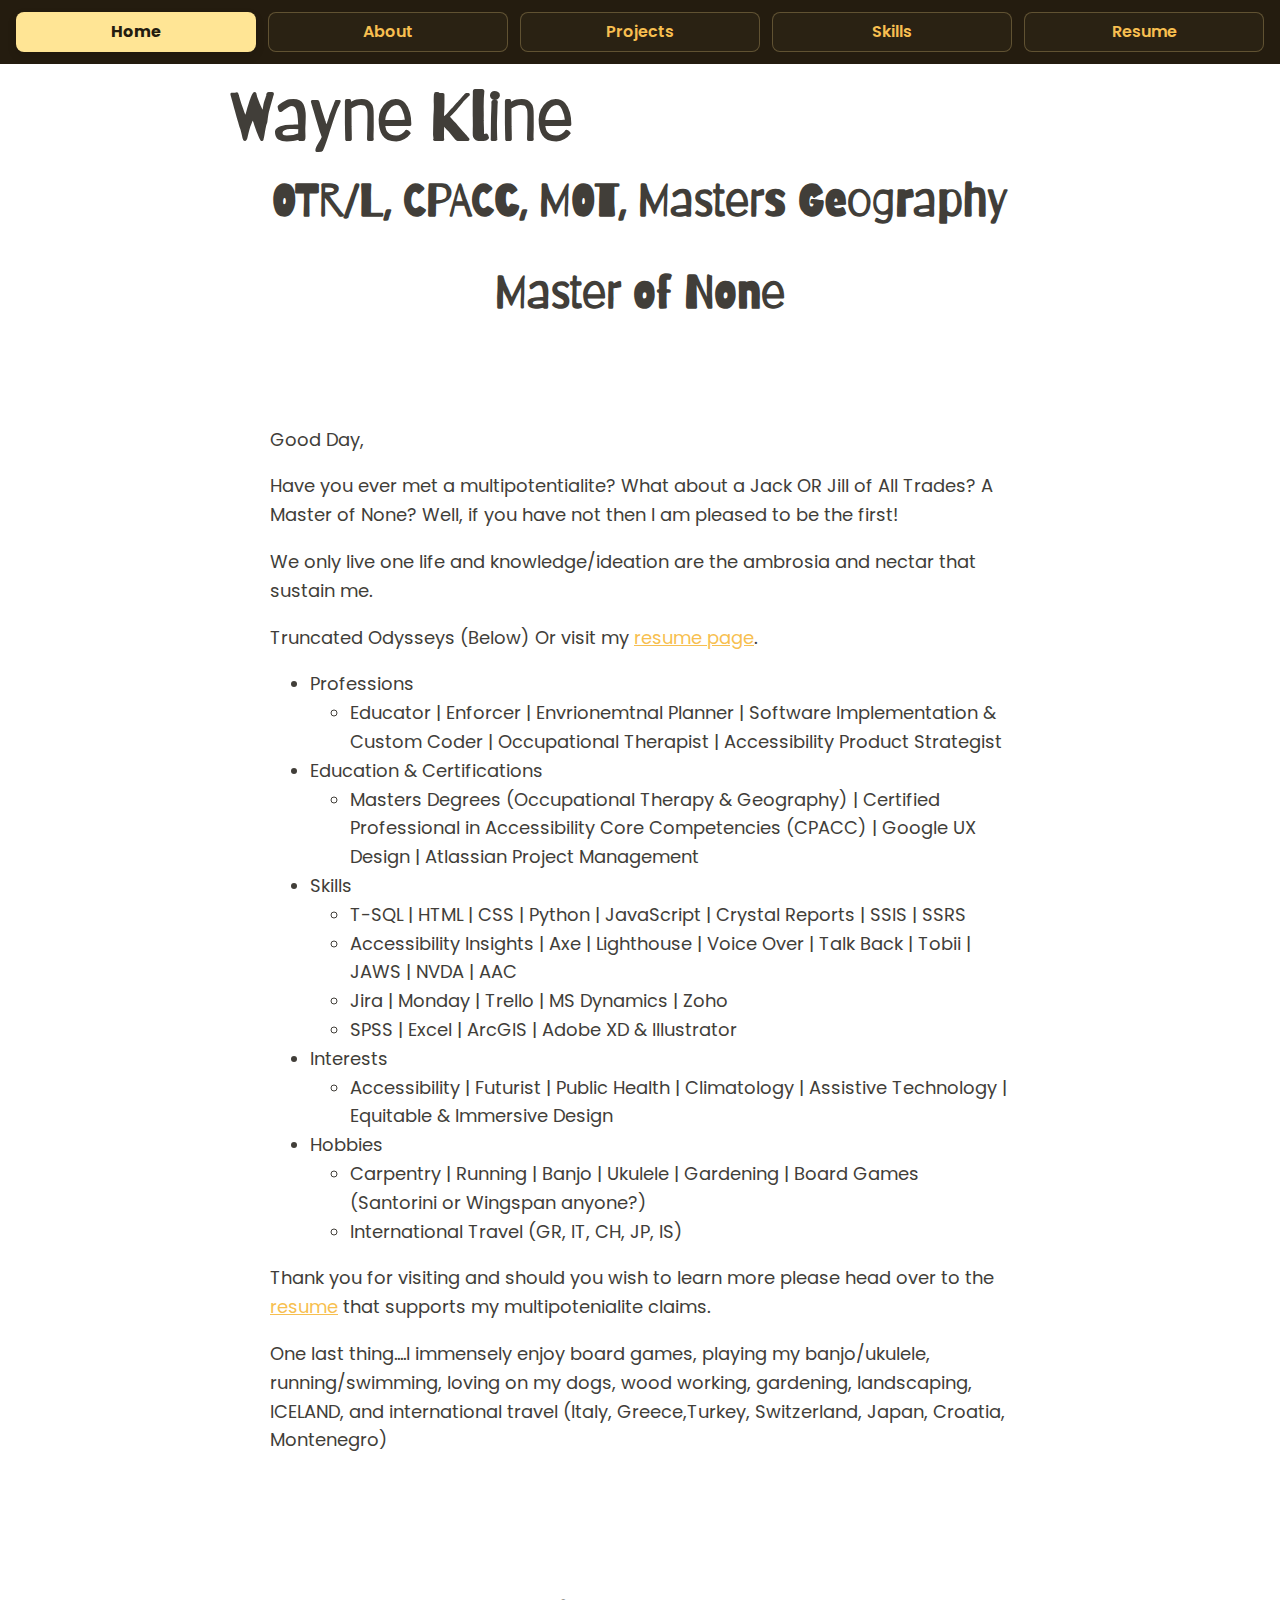
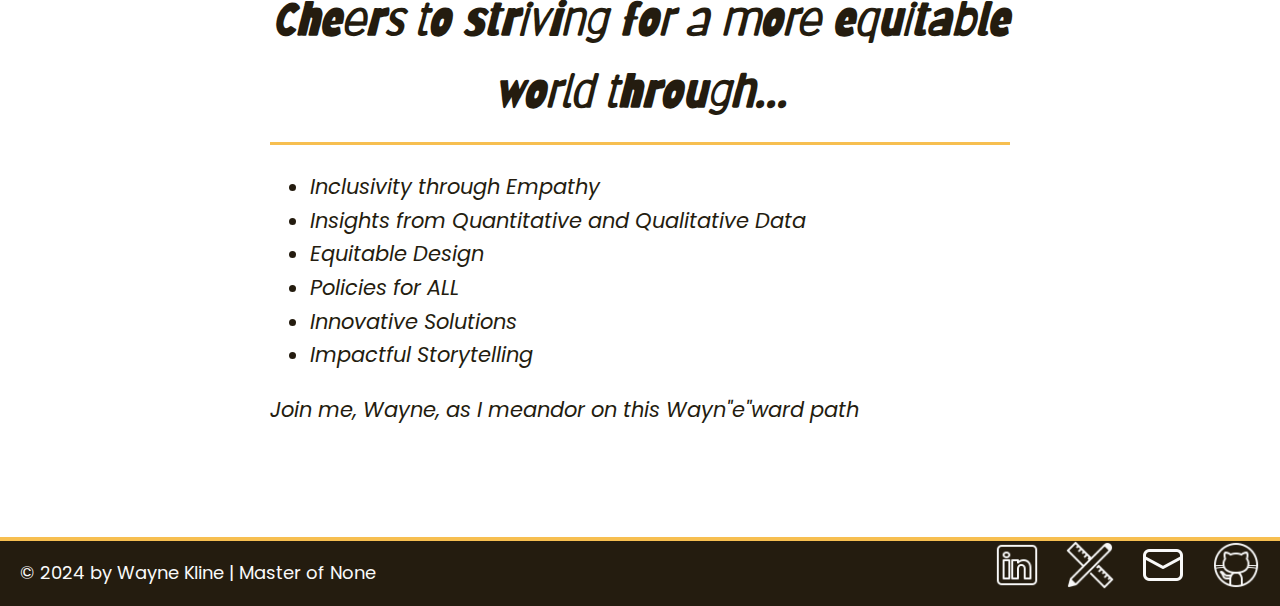
<file: index.html>
<!DOCTYPE html>
<html lang="en">
  <head>
    <meta charset="UTF-8">
    <meta name="viewport" content="width=device-width, initial-scale=1.0">
    <title>Master of None</title>
    <!--Add css path in the head section-->
    <link rel="preconnect" href="https://fonts.googleapis.com">
    <link rel="preconnect" href="https://fonts.gstatic.com" crossorigin>
    <link href="https://fonts.googleapis.com/css2?family=Barriecito&family=Poppins:wght@300;400&display=swap" rel="stylesheet">
    <link rel="stylesheet" href="css/styles.css"> <!--relative paths do not need / before css-->
  </head>
  <body class="home">
    <!--///// INTRO //// -->
    <div class="content-wrapper">
      <div class="content-bg">
      
          <!-- ***********************  Intro  *********************** -->       
          
        <header>
          <nav class="site-nav" aria-label="Main navigation">
            <a href="index.html" aria-current="page">Home</a>
            <a href="about.html">About</a>
            <a href="projects.html">Projects</a>
            <a href="skills.html">Skills</a>
            <a href="resume.html" target="_blank">Resume</a>
          </nav>
            <h1 id="name">Wayne Kline </h1>
            <h2 id="credentials">OTR/L, CPACC, MOT, Masters Geography</h2>
            <h2 id="aboutMe">Master of None</h2>
                        
        </header>
            
      <!----------- Portfolio and Resume----------------->
            
        <main>
          <section class="summary">
            <p>Good Day,
            </p>
            <p>Have you ever met a multipotentialite? What about a Jack OR Jill of All Trades? A Master of None? Well, if you have not then I am pleased to be the first!
            </p>
            <p> We only live one life and knowledge/ideation are the ambrosia and nectar that sustain me.
            </p>  
            <p> Truncated Odysseys (Below) Or visit my <a class="resumeLink" href="resume.html" target="_blank">resume page</a>.
            </p>
            <ul>
              <li>Professions</li>
                <li style="list-style-type:none">
                  <ul>
                    <li>Educator | Enforcer | Envrionemtnal Planner | Software Implementation & Custom Coder | Occupational Therapist | Accessibility Product Strategist</li>
                  </ul>
                </li>
              <li>Education & Certifications</li>
              <li style="list-style-type:none">
                <ul>
                  <li>Masters Degrees (Occupational Therapy & Geography) | Certified Professional in Accessibility Core Competencies (CPACC) | Google UX Design | Atlassian Project Management</li>
                </ul>
              </li>
              <li>Skills</li>
              <li style="list-style-type:none">
                <ul>
                  <li>T-SQL | HTML | CSS | Python | JavaScript | Crystal Reports | SSIS | SSRS 
                  <li>Accessibility Insights | Axe | Lighthouse | Voice Over | Talk Back | Tobii | JAWS | NVDA | AAC</li> 
                  <li>Jira | Monday | Trello | MS Dynamics | Zoho</li>
                  <li>SPSS | Excel | ArcGIS | Adobe XD & Illustrator </li>
                </ul>
              <li>Interests</li>
              <li style="list-style-type:none">
                <ul>
                  <li>Accessibility | Futurist | Public Health | Climatology | Assistive Technology | Equitable & Immersive Design</li>
                </ul>
              </li>
              <li>Hobbies</li>
              <li style="list-style-type:none">
                <ul>
                  <li>Carpentry | Running | Banjo | Ukulele | Gardening | Board Games (Santorini or Wingspan anyone?)</li>
                  <li>International Travel (GR, IT, CH, JP, IS)</li>
                </ul>
              </li>
              
              </li>
            </ul>
              
             
            <p>Thank you for visiting and should you wish to learn more please head over to the <a class="resumeLink" href="resume.html" target="_blank">resume</a> that supports my multipotenialite claims. 
            </p>  
            <p>One last thing....I immensely enjoy board games, playing my banjo/ukulele, running/swimming, loving on my dogs, wood working, gardening, landscaping, ICELAND, and international travel (Italy, Greece,Turkey, Switzerland, Japan, Croatia, Montenegro)
            </p>            
          </section>
        
        
          <section class="tagline">
          <h2 class="taglineIntro">Cheers to striving for a more equitable world through... </h2>
          <ul>
            <li>Inclusivity through Empathy</li>
            <li>Insights from Quantitative and Qualitative Data</li>
            <li>Equitable Design</li>
            <li>Policies for ALL</li>
            <li>Innovative Solutions</li>
            <li>Impactful Storytelling </li>
          </ul>
          <p>Join me, Wayne, as I meandor on this Wayn"e"ward path</p>
            
          </section>
            
        </main> 
      </div> 
    </div>
    
    

<!----------- FOOTER INFO, SOCIAL MEDIA----------------->
      <footer>
        <p> © 2024 by Wayne Kline | Master of None</p>
        
        <ul class="socialAndDesign">
          <li>
            <a class= "btn" href="https://www.linkedin.com/in/waynekline/"><img src="images/linkedIn100.png" srcset="images/linkedIn500.png 2x" alt="LinkedIn"></a></li>
          <li>
            <a href="https://www.waynward.com/" target="_blank"><img src="images/design100.png" alt="My Designs"></a></li>
          <li>
            <a href="mailto:wtkline@gmail.com"><img src="images/email96.png" srcset="images/email96.png 2x"alt="My Email"></a></li>
          <li>
            <a href="https://github.com/Gingercopia"><img src="images/github100.png" srcset="images/github500.png 2x" alt="My GitHub"></a></li>
        </ul>
      
      </footer>
    
  </body>
</html>
</file>
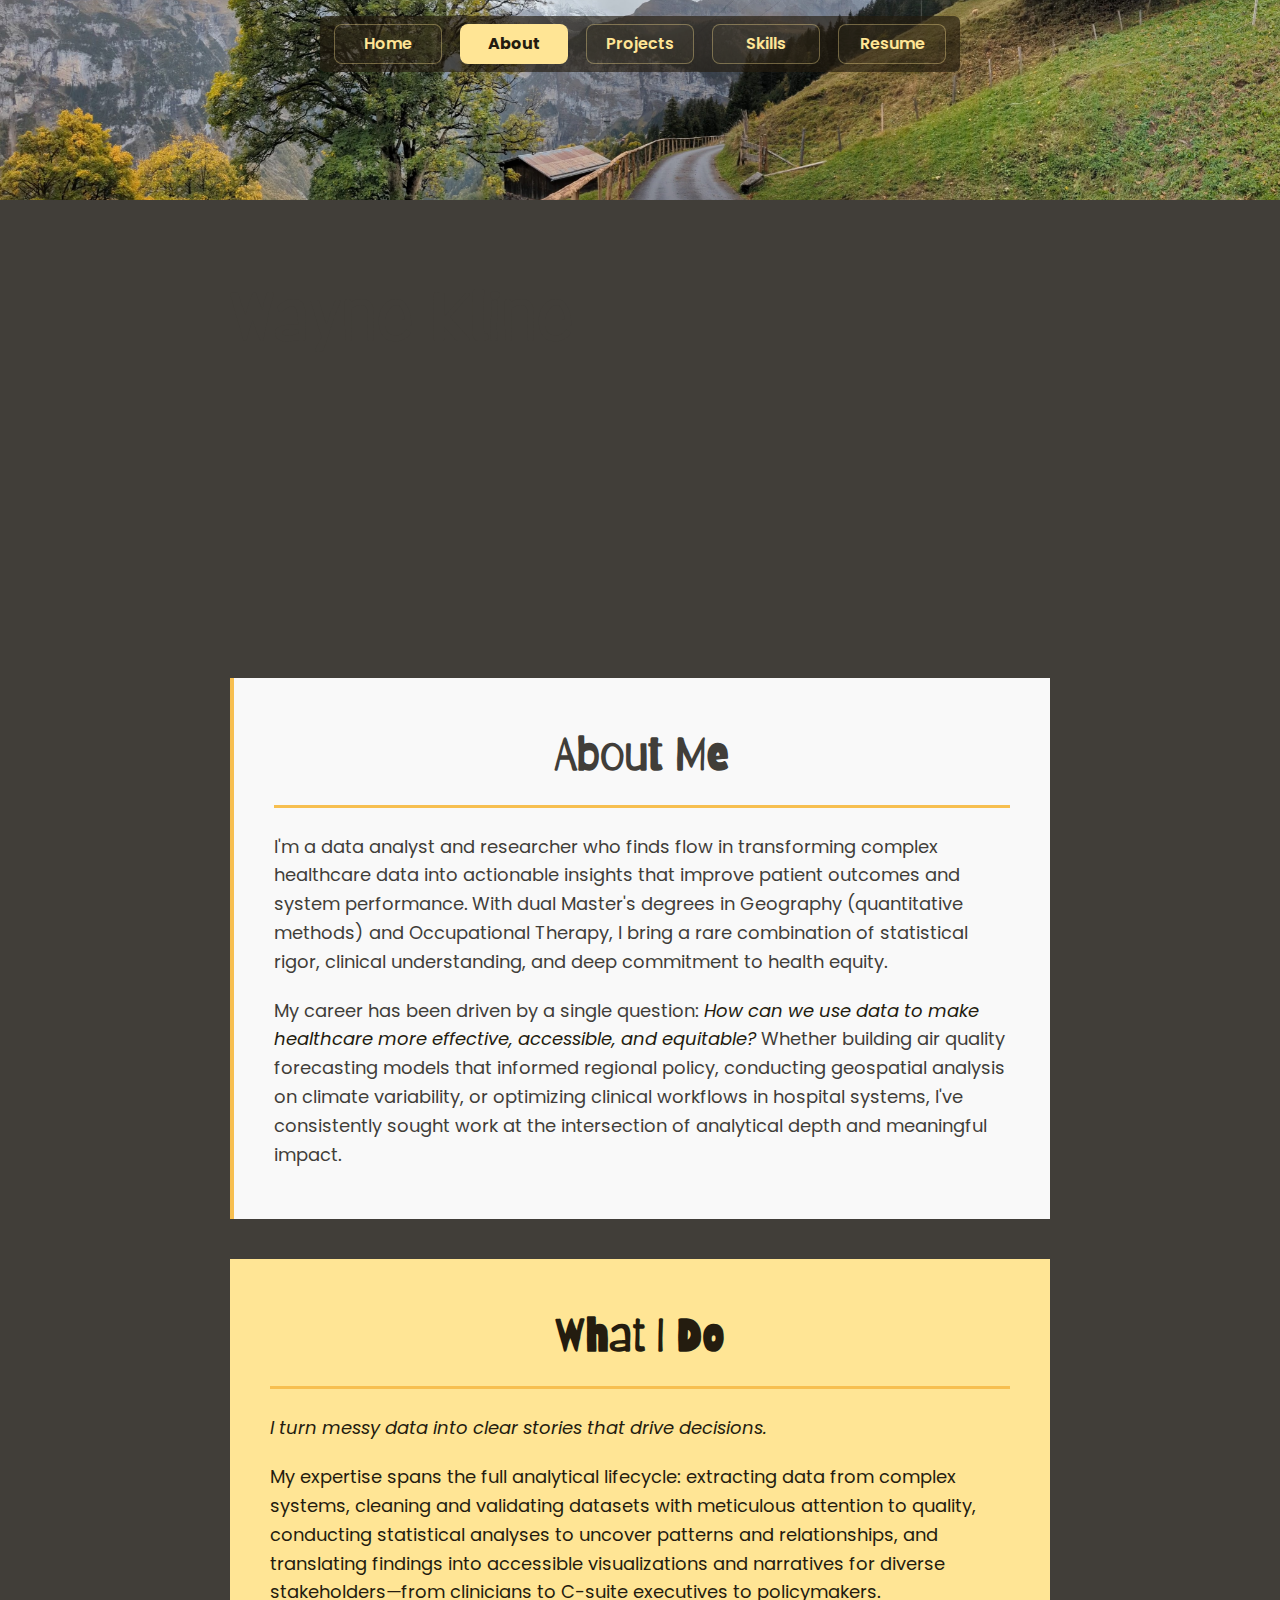
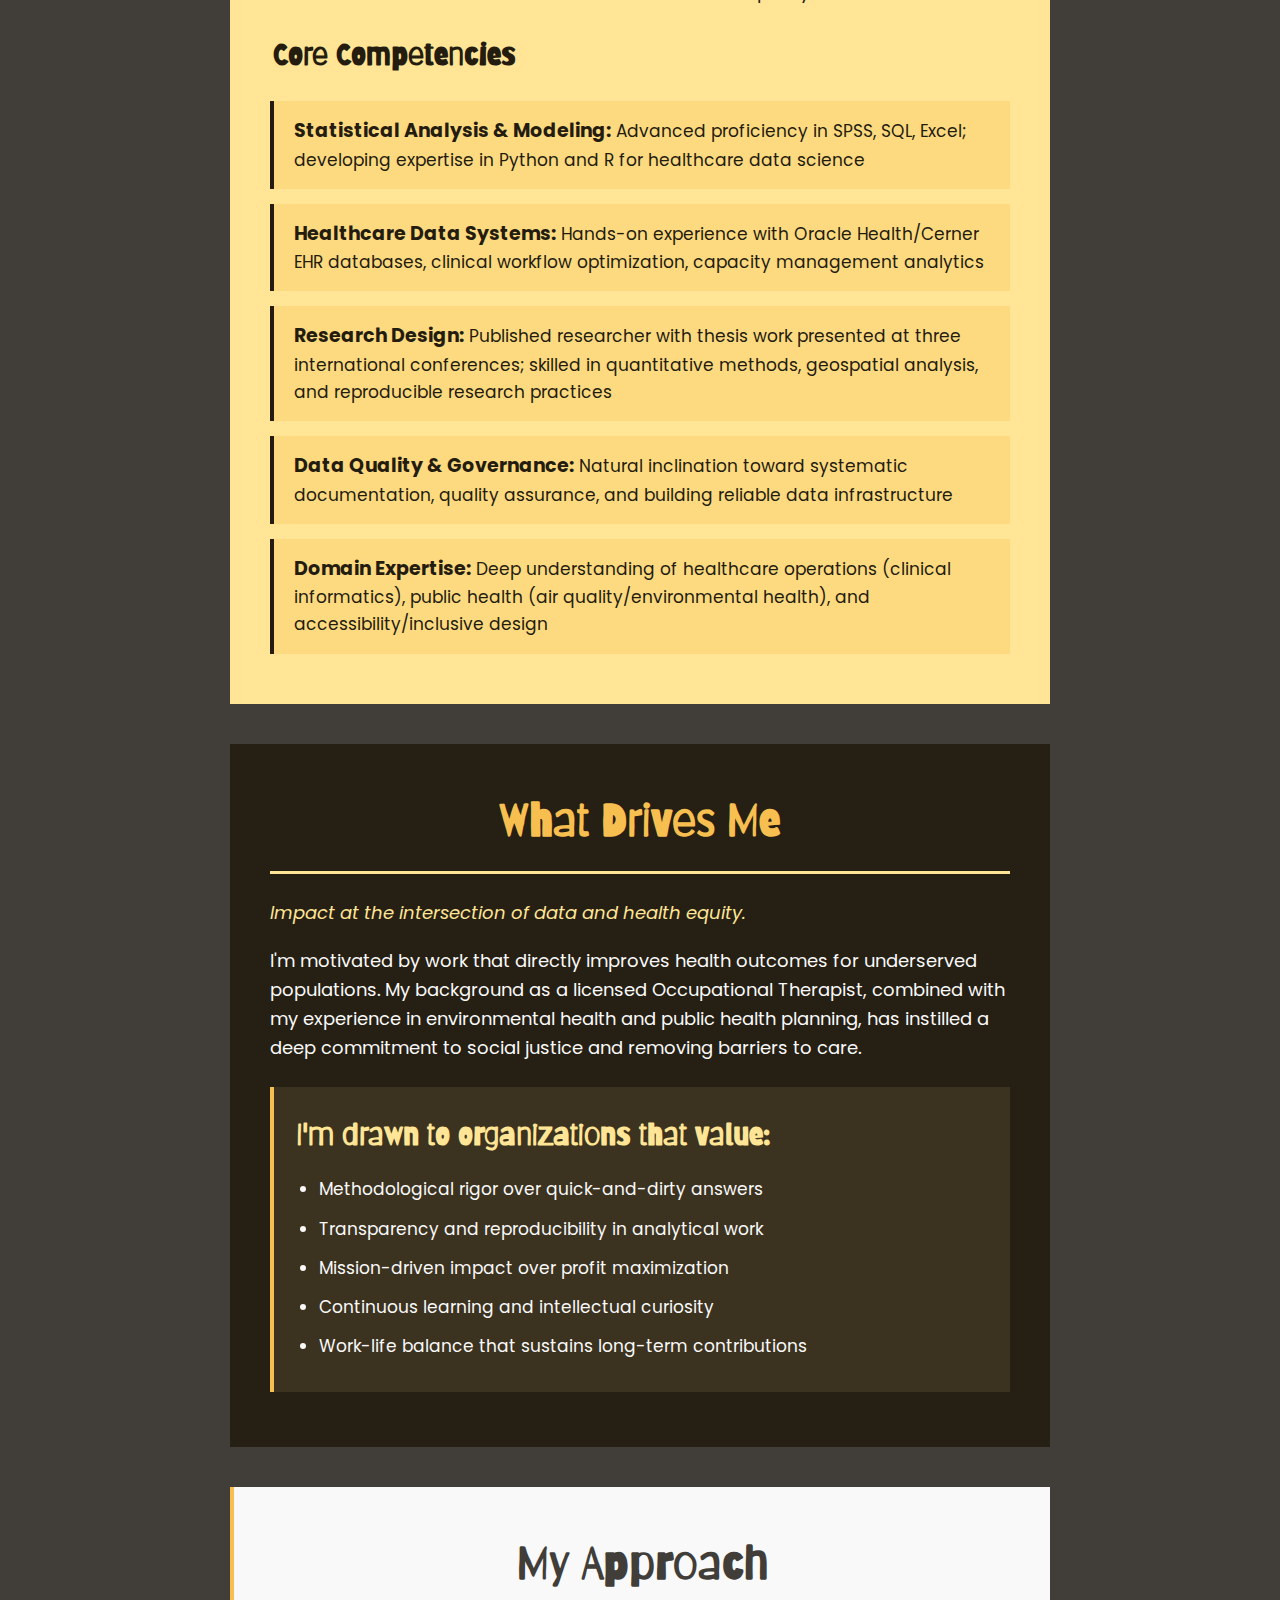
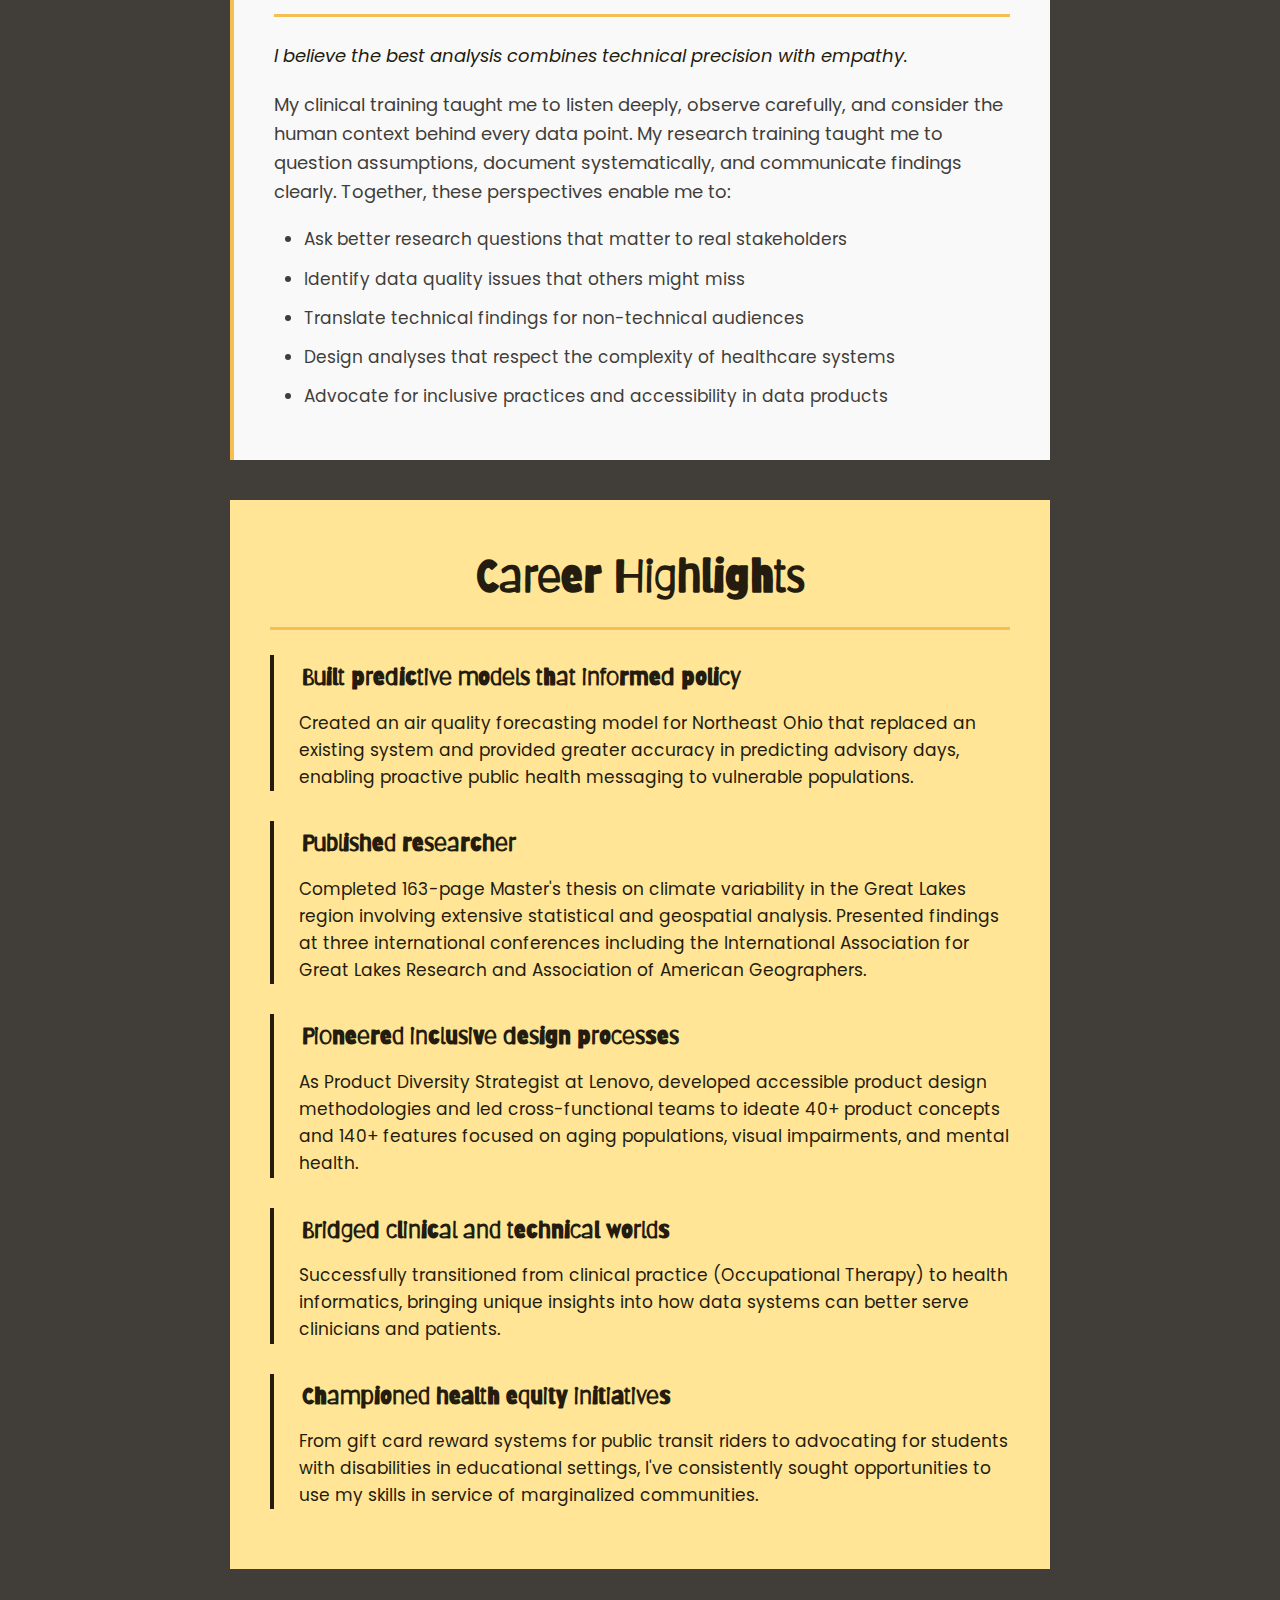
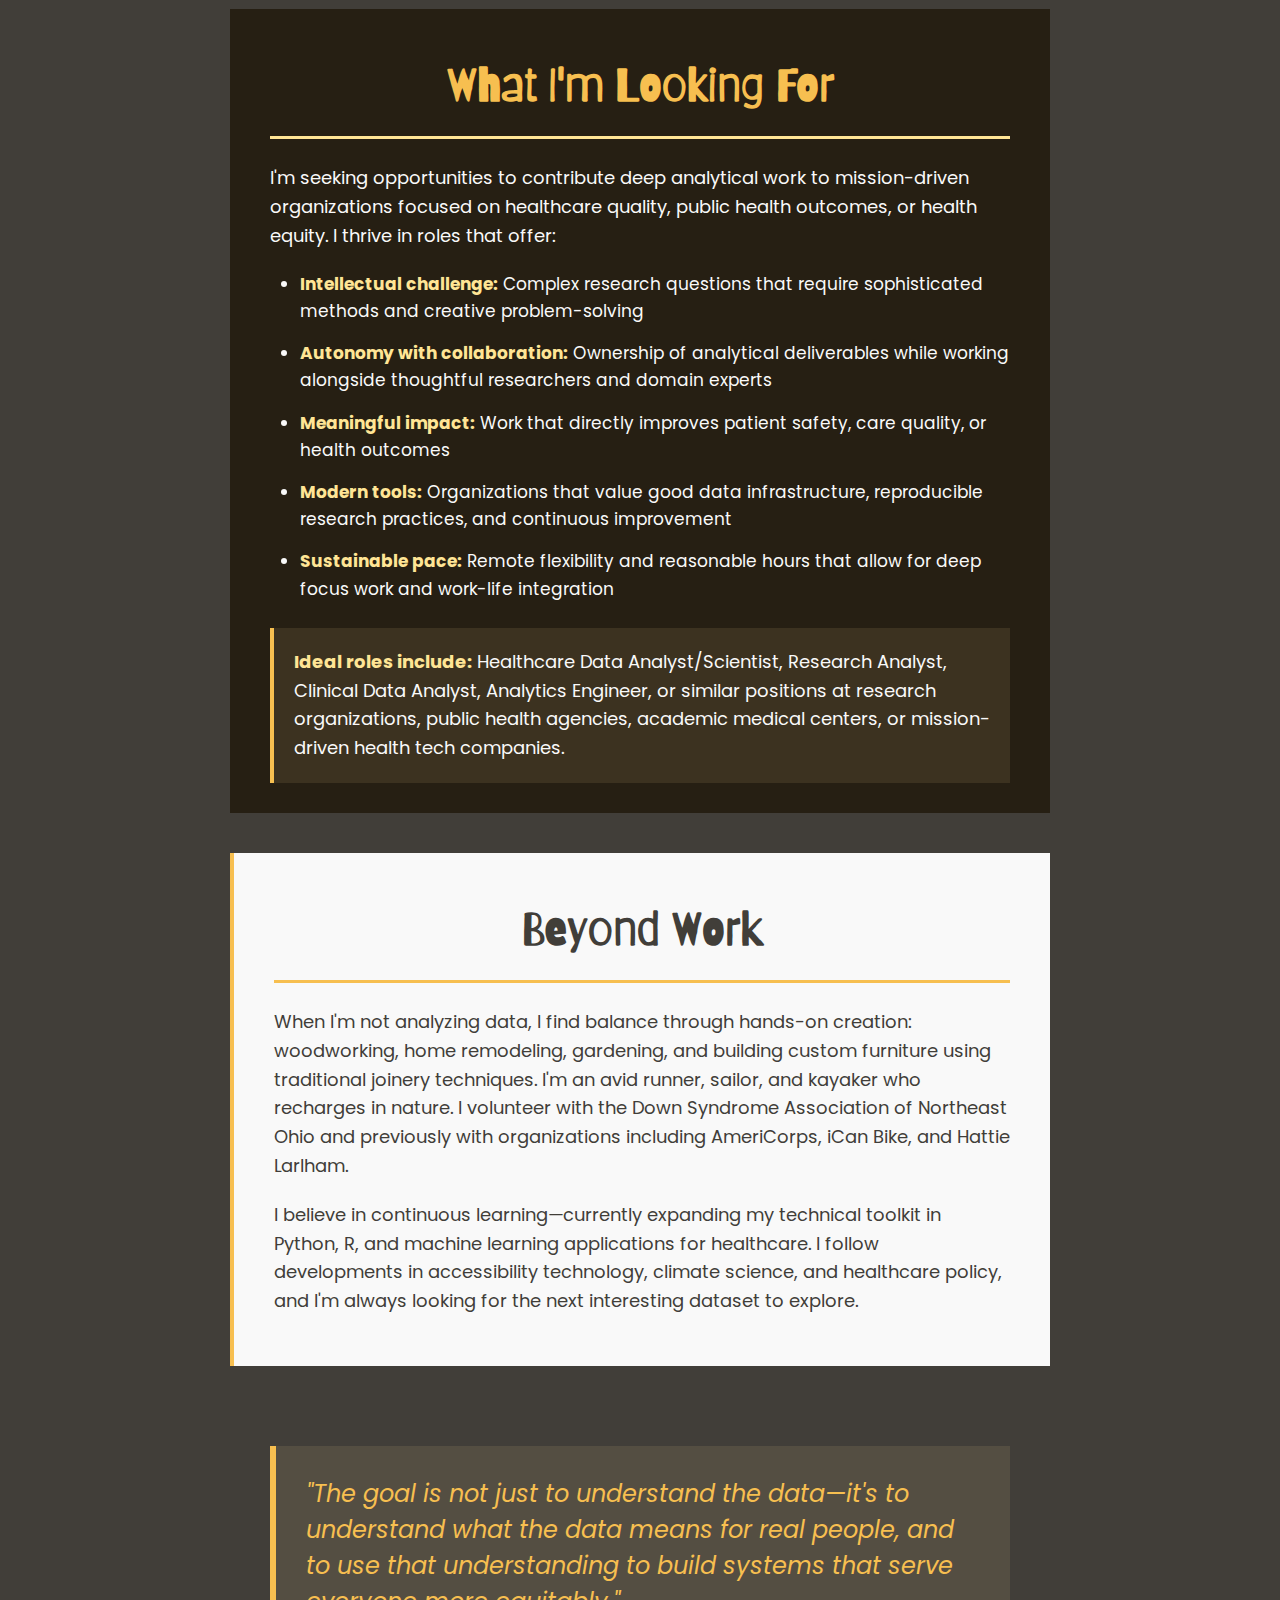
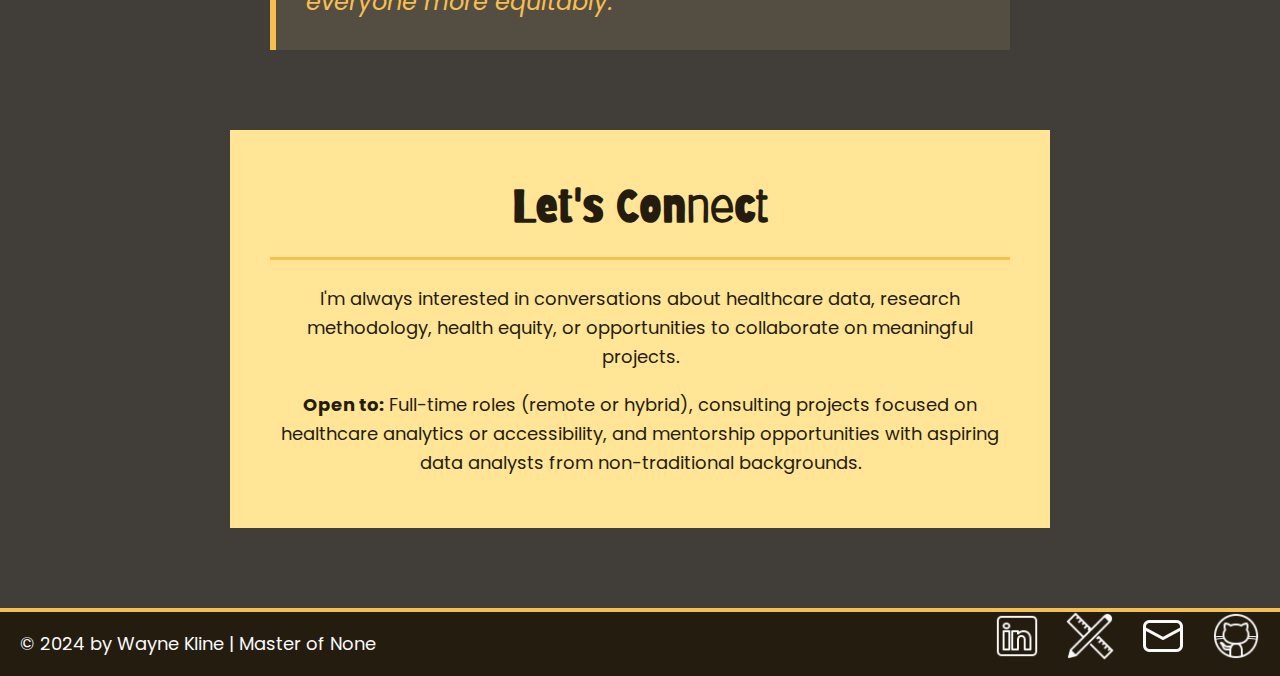
<file: about.html>
<!DOCTYPE html>
<html lang="en">
  <head>
    <meta charset="UTF-8">
    <meta name="viewport" content="width=device-width, initial-scale=1.0">
    <title>About Wayne Kline - Healthcare Data Analyst</title>
    <link rel="preconnect" href="https://fonts.googleapis.com">
    <link rel="preconnect" href="https://fonts.gstatic.com" crossorigin>
    <link href="https://fonts.googleapis.com/css2?family=Barriecito&family=Poppins:wght@300;400&display=swap" rel="stylesheet">
    <link rel="stylesheet" href="css/styles.css">
  </head>
    <body class="about">
    
    <header>
      <nav class="site-nav" aria-label="Main navigation">
        <a href="index.html">Home</a>
        <a href="about.html" aria-current="page">About</a>
        <a href="projects.html">Projects</a>
        <a href="skills.html">Skills</a>
        <a href="resume.html" target="_blank">Resume</a>
      </nav>
        
      <div class="content-wrapper">
            <h1>Wayne Kline</h1>
            <h2>Healthcare Data Analyst | Researcher | Public Health Advocate</h2>
        </div>              
    </header>
    
    <main class="content-wrapper">
      
      <!-- About Me Section -->
      <section class="aboutSection">
        <h2>About Me</h2>
        <div class="sectionContent">
          <p>I'm a data analyst and researcher who finds flow in transforming complex healthcare data into actionable insights that improve patient outcomes and system performance. With dual Master's degrees in Geography (quantitative methods) and Occupational Therapy, I bring a rare combination of statistical rigor, clinical understanding, and deep commitment to health equity.</p>
          
          <p>My career has been driven by a single question: <em>How can we use data to make healthcare more effective, accessible, and equitable?</em> Whether building air quality forecasting models that informed regional policy, conducting geospatial analysis on climate variability, or optimizing clinical workflows in hospital systems, I've consistently sought work at the intersection of analytical depth and meaningful impact.</p>
        </div>
      </section>

      <!-- What I Do Section -->
      <section class="whatIDo">
        <h2>What I Do</h2>
        <div class="sectionContent">
          <p class="tagline">I turn messy data into clear stories that drive decisions.</p>
          
          <p>My expertise spans the full analytical lifecycle: extracting data from complex systems, cleaning and validating datasets with meticulous attention to quality, conducting statistical analyses to uncover patterns and relationships, and translating findings into accessible visualizations and narratives for diverse stakeholders—from clinicians to C-suite executives to policymakers.</p>

          <h3>Core Competencies</h3>
          <ul class="competencyList">
            <li><strong>Statistical Analysis & Modeling:</strong> Advanced proficiency in SPSS, SQL, Excel; developing expertise in Python and R for healthcare data science</li>
            <li><strong>Healthcare Data Systems:</strong> Hands-on experience with Oracle Health/Cerner EHR databases, clinical workflow optimization, capacity management analytics</li>
            <li><strong>Research Design:</strong> Published researcher with thesis work presented at three international conferences; skilled in quantitative methods, geospatial analysis, and reproducible research practices</li>
            <li><strong>Data Quality & Governance:</strong> Natural inclination toward systematic documentation, quality assurance, and building reliable data infrastructure</li>
            <li><strong>Domain Expertise:</strong> Deep understanding of healthcare operations (clinical informatics), public health (air quality/environmental health), and accessibility/inclusive design</li>
          </ul>
        </div>
      </section>

      <!-- What Drives Me Section -->
      <section class="drivesMe">
        <h2>What Drives Me</h2>
        <div class="sectionContent">
          <p class="tagline">Impact at the intersection of data and health equity.</p>
          
          <p>I'm motivated by work that directly improves health outcomes for underserved populations. My background as a licensed Occupational Therapist, combined with my experience in environmental health and public health planning, has instilled a deep commitment to social justice and removing barriers to care.</p>

          <div class="valuesList">
            <h3>I'm drawn to organizations that value:</h3>
            <ul>
              <li>Methodological rigor over quick-and-dirty answers</li>
              <li>Transparency and reproducibility in analytical work</li>
              <li>Mission-driven impact over profit maximization</li>
              <li>Continuous learning and intellectual curiosity</li>
              <li>Work-life balance that sustains long-term contributions</li>
            </ul>
          </div>
        </div>
      </section>

      <!-- My Approach Section -->
      <section class="approach">
        <h2>My Approach</h2>
        <div class="sectionContent">
          <p class="tagline">I believe the best analysis combines technical precision with empathy.</p>
          
          <p>My clinical training taught me to listen deeply, observe carefully, and consider the human context behind every data point. My research training taught me to question assumptions, document systematically, and communicate findings clearly. Together, these perspectives enable me to:</p>
          
          <ul>
            <li>Ask better research questions that matter to real stakeholders</li>
            <li>Identify data quality issues that others might miss</li>
            <li>Translate technical findings for non-technical audiences</li>
            <li>Design analyses that respect the complexity of healthcare systems</li>
            <li>Advocate for inclusive practices and accessibility in data products</li>
          </ul>
        </div>
      </section>

      <!-- Career Highlights Section -->
      <section class="highlights">
        <h2>Career Highlights</h2>
        <div class="sectionContent">
          
          <div class="highlightItem">
            <h3>Built predictive models that informed policy</h3>
            <p>Created an air quality forecasting model for Northeast Ohio that replaced an existing system and provided greater accuracy in predicting advisory days, enabling proactive public health messaging to vulnerable populations.</p>
          </div>

          <div class="highlightItem">
            <h3>Published researcher</h3>
            <p>Completed 163-page Master's thesis on climate variability in the Great Lakes region involving extensive statistical and geospatial analysis. Presented findings at three international conferences including the International Association for Great Lakes Research and Association of American Geographers.</p>
          </div>

          <div class="highlightItem">
            <h3>Pioneered inclusive design processes</h3>
            <p>As Product Diversity Strategist at Lenovo, developed accessible product design methodologies and led cross-functional teams to ideate 40+ product concepts and 140+ features focused on aging populations, visual impairments, and mental health.</p>
          </div>

          <div class="highlightItem">
            <h3>Bridged clinical and technical worlds</h3>
            <p>Successfully transitioned from clinical practice (Occupational Therapy) to health informatics, bringing unique insights into how data systems can better serve clinicians and patients.</p>
          </div>

          <div class="highlightItem">
            <h3>Championed health equity initiatives</h3>
            <p>From gift card reward systems for public transit riders to advocating for students with disabilities in educational settings, I've consistently sought opportunities to use my skills in service of marginalized communities.</p>
          </div>
        </div>
      </section>

      <!-- What I'm Looking For Section -->
      <section class="lookingFor">
        <h2>What I'm Looking For</h2>
        <div class="sectionContent">
          <p>I'm seeking opportunities to contribute deep analytical work to mission-driven organizations focused on healthcare quality, public health outcomes, or health equity. I thrive in roles that offer:</p>

          <ul>
            <li><strong>Intellectual challenge:</strong> Complex research questions that require sophisticated methods and creative problem-solving</li>
            <li><strong>Autonomy with collaboration:</strong> Ownership of analytical deliverables while working alongside thoughtful researchers and domain experts</li>
            <li><strong>Meaningful impact:</strong> Work that directly improves patient safety, care quality, or health outcomes</li>
            <li><strong>Modern tools:</strong> Organizations that value good data infrastructure, reproducible research practices, and continuous improvement</li>
            <li><strong>Sustainable pace:</strong> Remote flexibility and reasonable hours that allow for deep focus work and work-life integration</li>
          </ul>

          <div class="idealRoles">
            <p><strong>Ideal roles include:</strong> Healthcare Data Analyst/Scientist, Research Analyst, Clinical Data Analyst, Analytics Engineer, or similar positions at research organizations, public health agencies, academic medical centers, or mission-driven health tech companies.</p>
          </div>
        </div>
      </section>

      <!-- Beyond Work Section -->
      <section class="beyondWork">
        <h2>Beyond Work</h2>
        <div class="sectionContent">
          <p>When I'm not analyzing data, I find balance through hands-on creation: woodworking, home remodeling, gardening, and building custom furniture using traditional joinery techniques. I'm an avid runner, sailor, and kayaker who recharges in nature. I volunteer with the Down Syndrome Association of Northeast Ohio and previously with organizations including AmeriCorps, iCan Bike, and Hattie Larlham.</p>

          <p>I believe in continuous learning—currently expanding my technical toolkit in Python, R, and machine learning applications for healthcare. I follow developments in accessibility technology, climate science, and healthcare policy, and I'm always looking for the next interesting dataset to explore.</p>
        </div>
      </section>

      <!-- Quote Section -->
      <section class="quote">
        <blockquote>
          "The goal is not just to understand the data—it's to understand what the data means for real people, and to use that understanding to build systems that serve everyone more equitably."
        </blockquote>
      </section>

      <!-- Connect Section -->
      <section class="connect">
        <h2>Let's Connect</h2>
        <div class="sectionContent">
          <p>I'm always interested in conversations about healthcare data, research methodology, health equity, or opportunities to collaborate on meaningful projects.</p>
          <p><strong>Open to:</strong> Full-time roles (remote or hybrid), consulting projects focused on healthcare analytics or accessibility, and mentorship opportunities with aspiring data analysts from non-traditional backgrounds.</p>
        </div>
      </section>

    </main>

    <footer>
      <p>© 2024 by Wayne Kline | Master of None</p>
      
      <ul class="socialAndDesign">
        <li>
          <a class="btn" href="https://www.linkedin.com/in/waynekline/"><img src="images/linkedIn100.png" srcset="images/linkedIn500.png 2x" alt="LinkedIn"></a>
        </li>
        <li>
          <a href="https://www.waynward.com/" target="_blank"><img src="images/design100.png" alt="My Designs"></a>
        </li>
        <li>
          <a href="mailto:wtkline@gmail.com"><img src="images/email96.png" srcset="images/email96.png 2x" alt="My Email"></a>
        </li>
        <li>
          <a href="https://github.com/Gingercopia"><img src="images/github100.png" srcset="images/github500.png 2x" alt="My GitHub"></a>
        </li>
      </ul>
    </footer>

  </body>
</html>
</file>
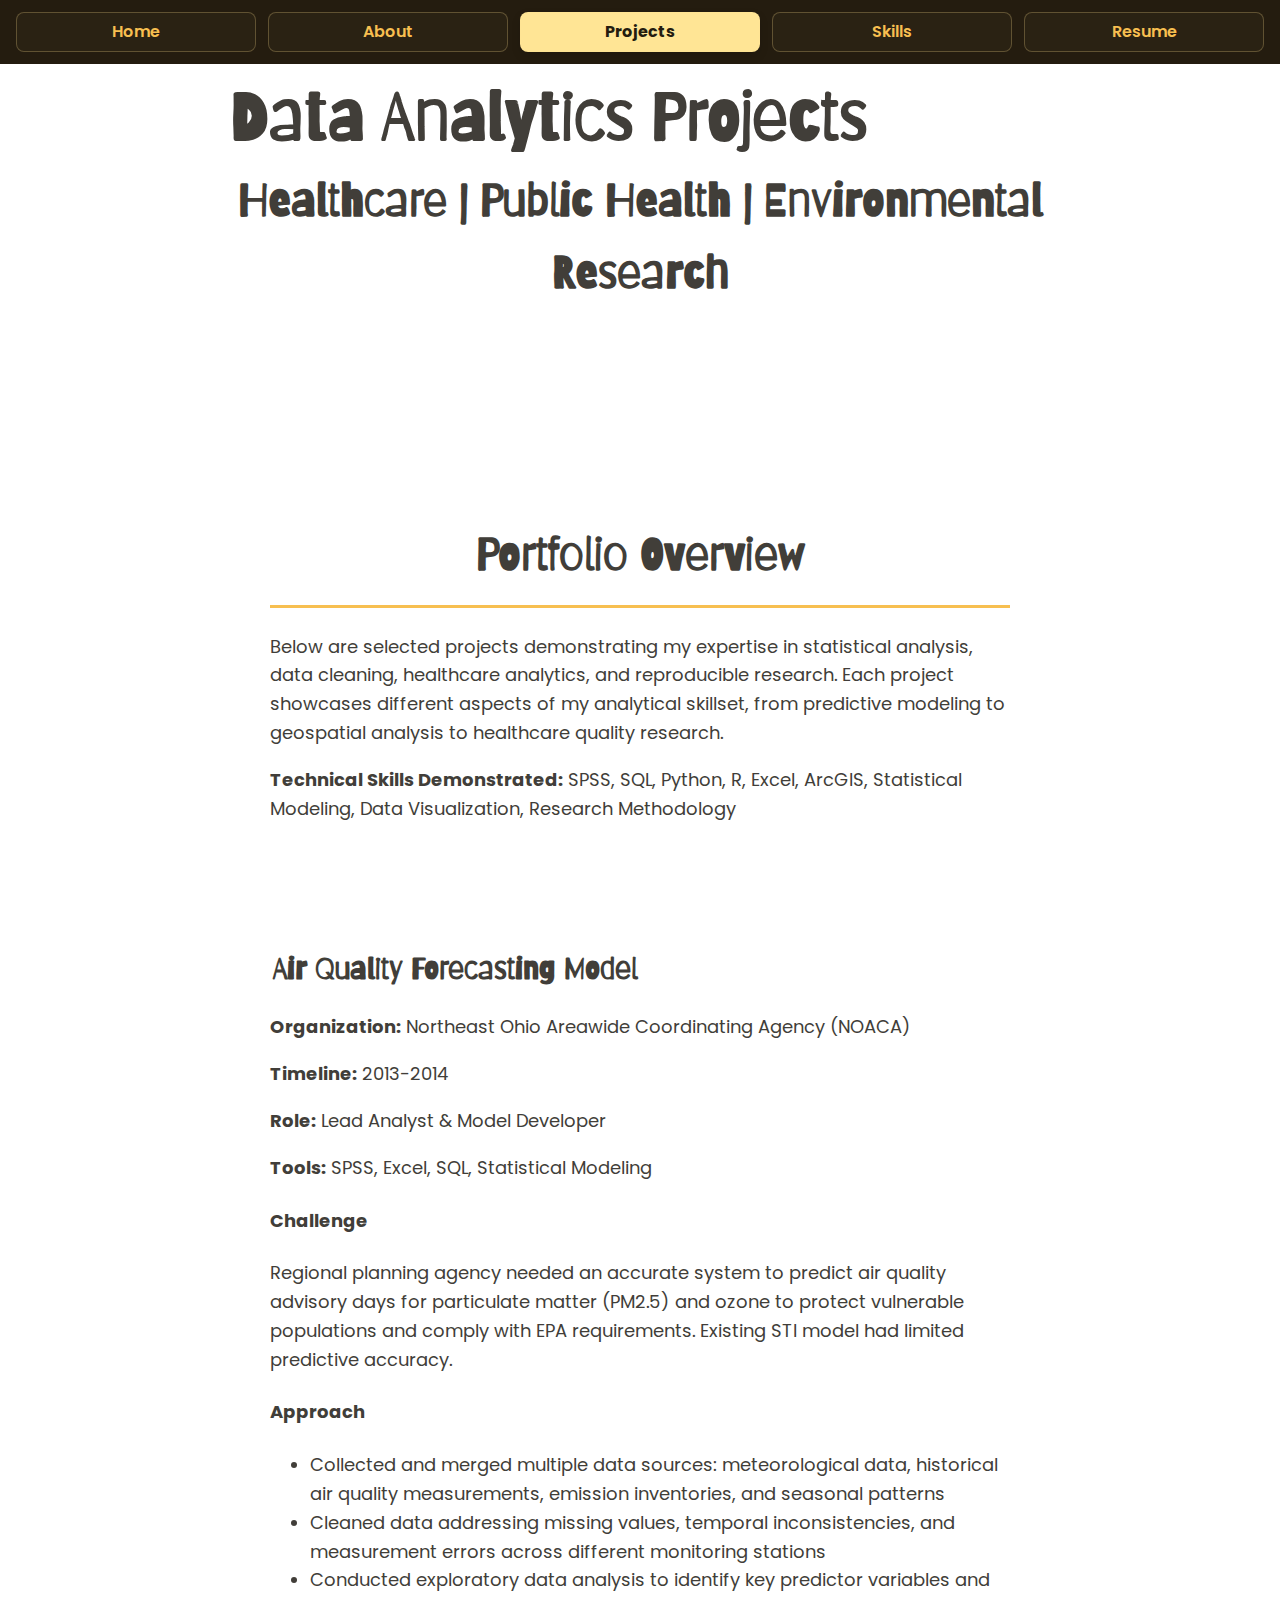
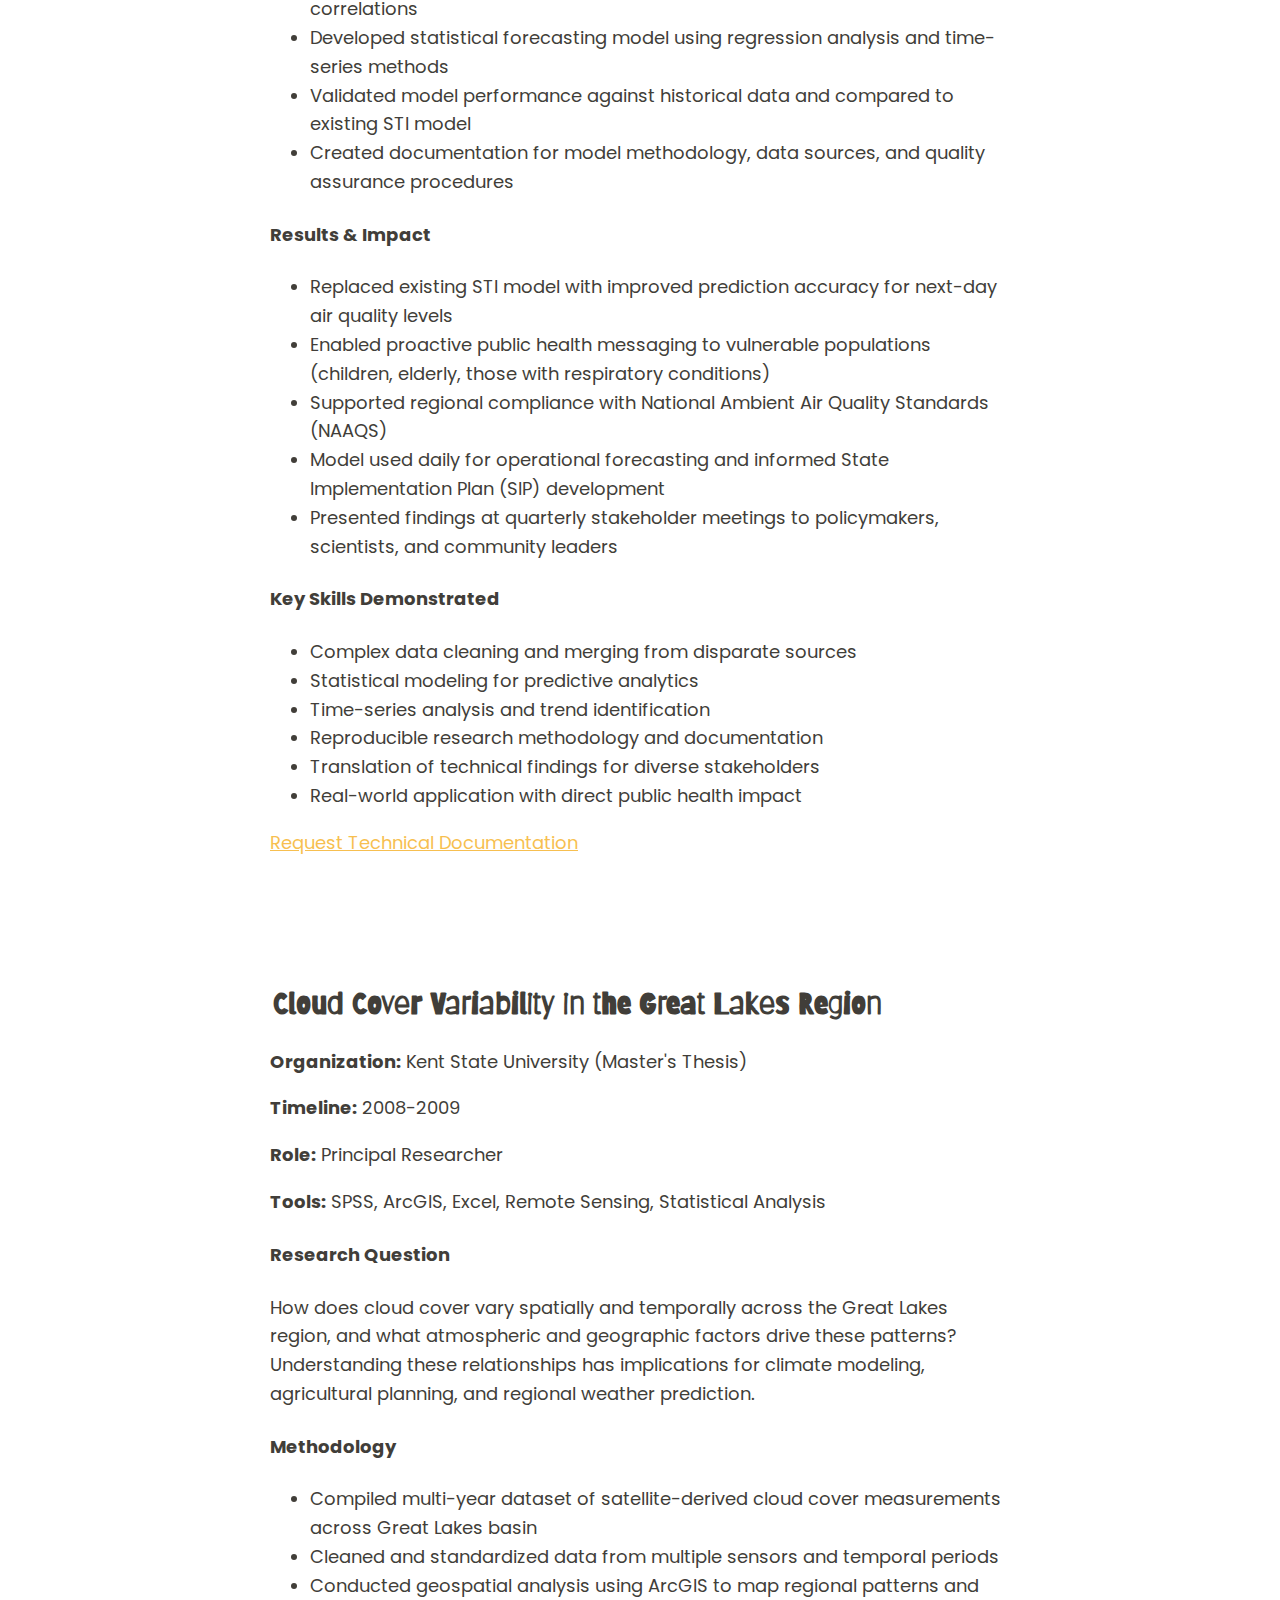
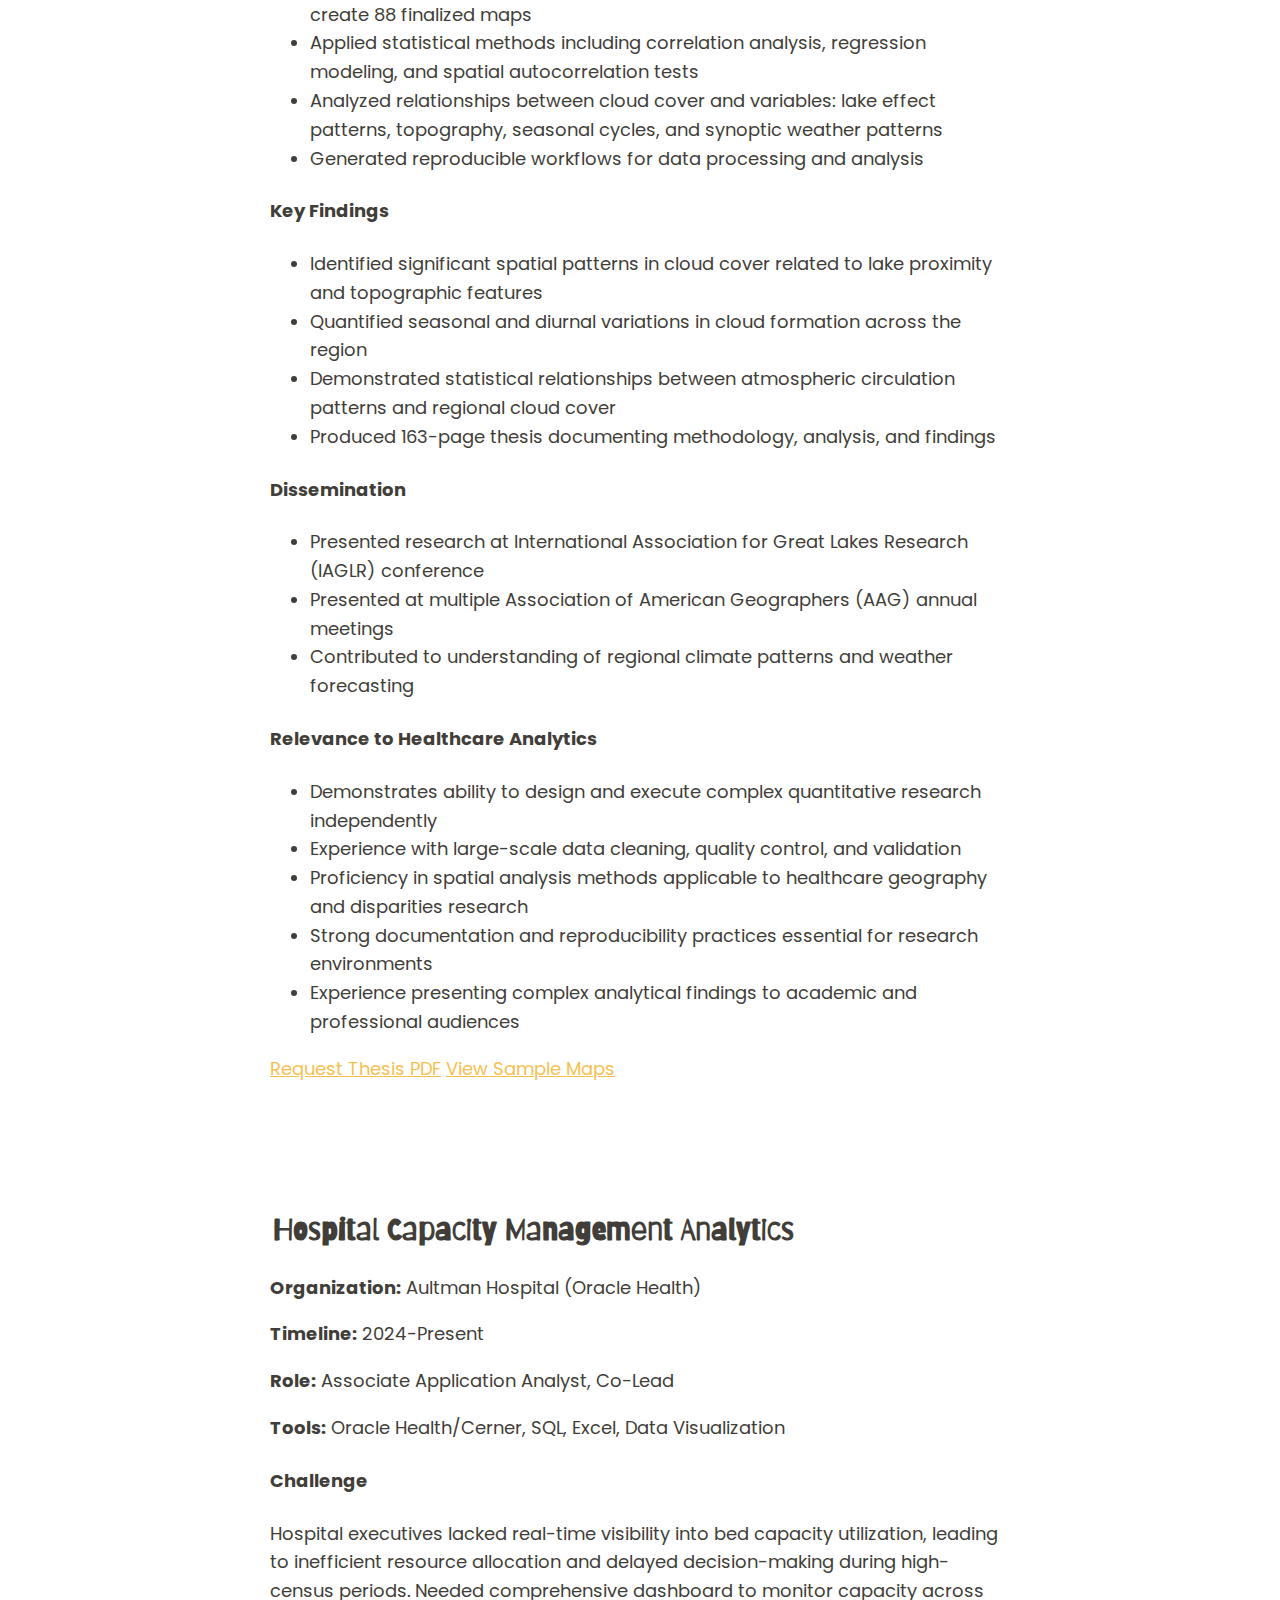
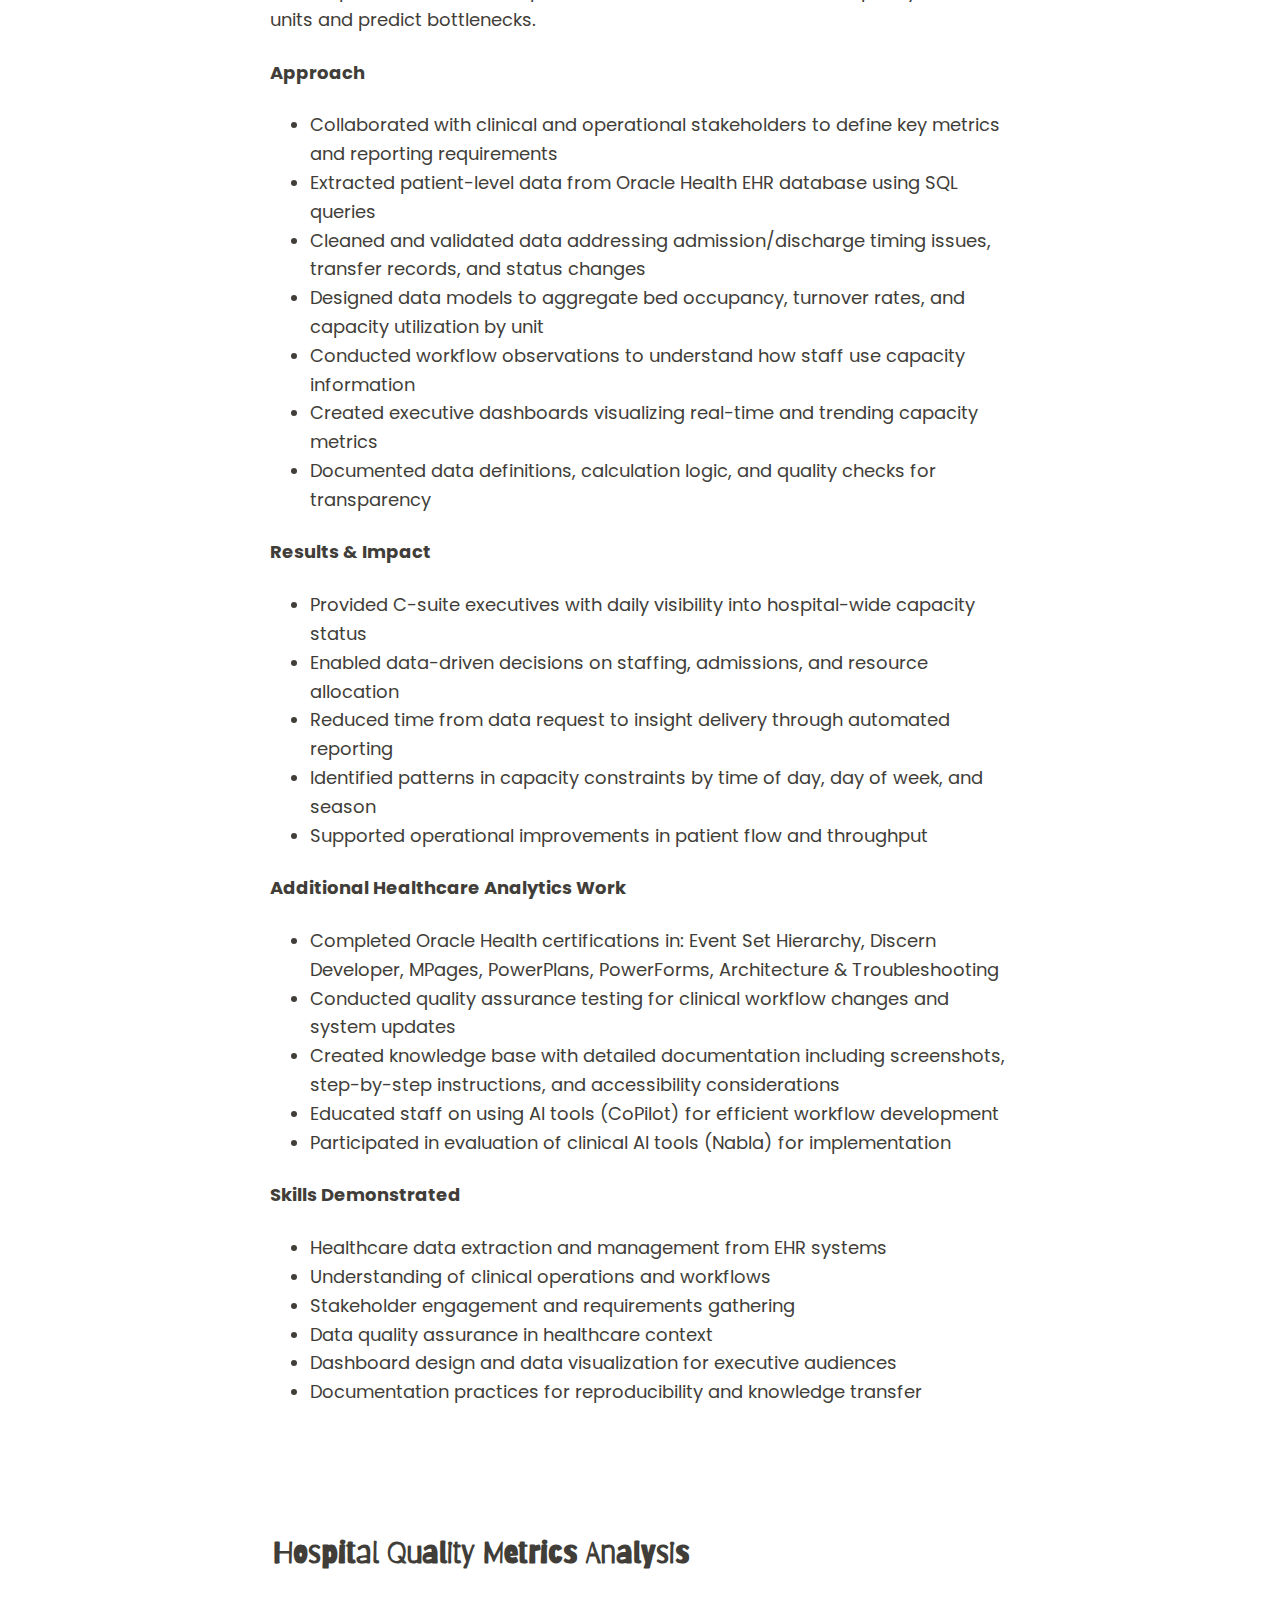
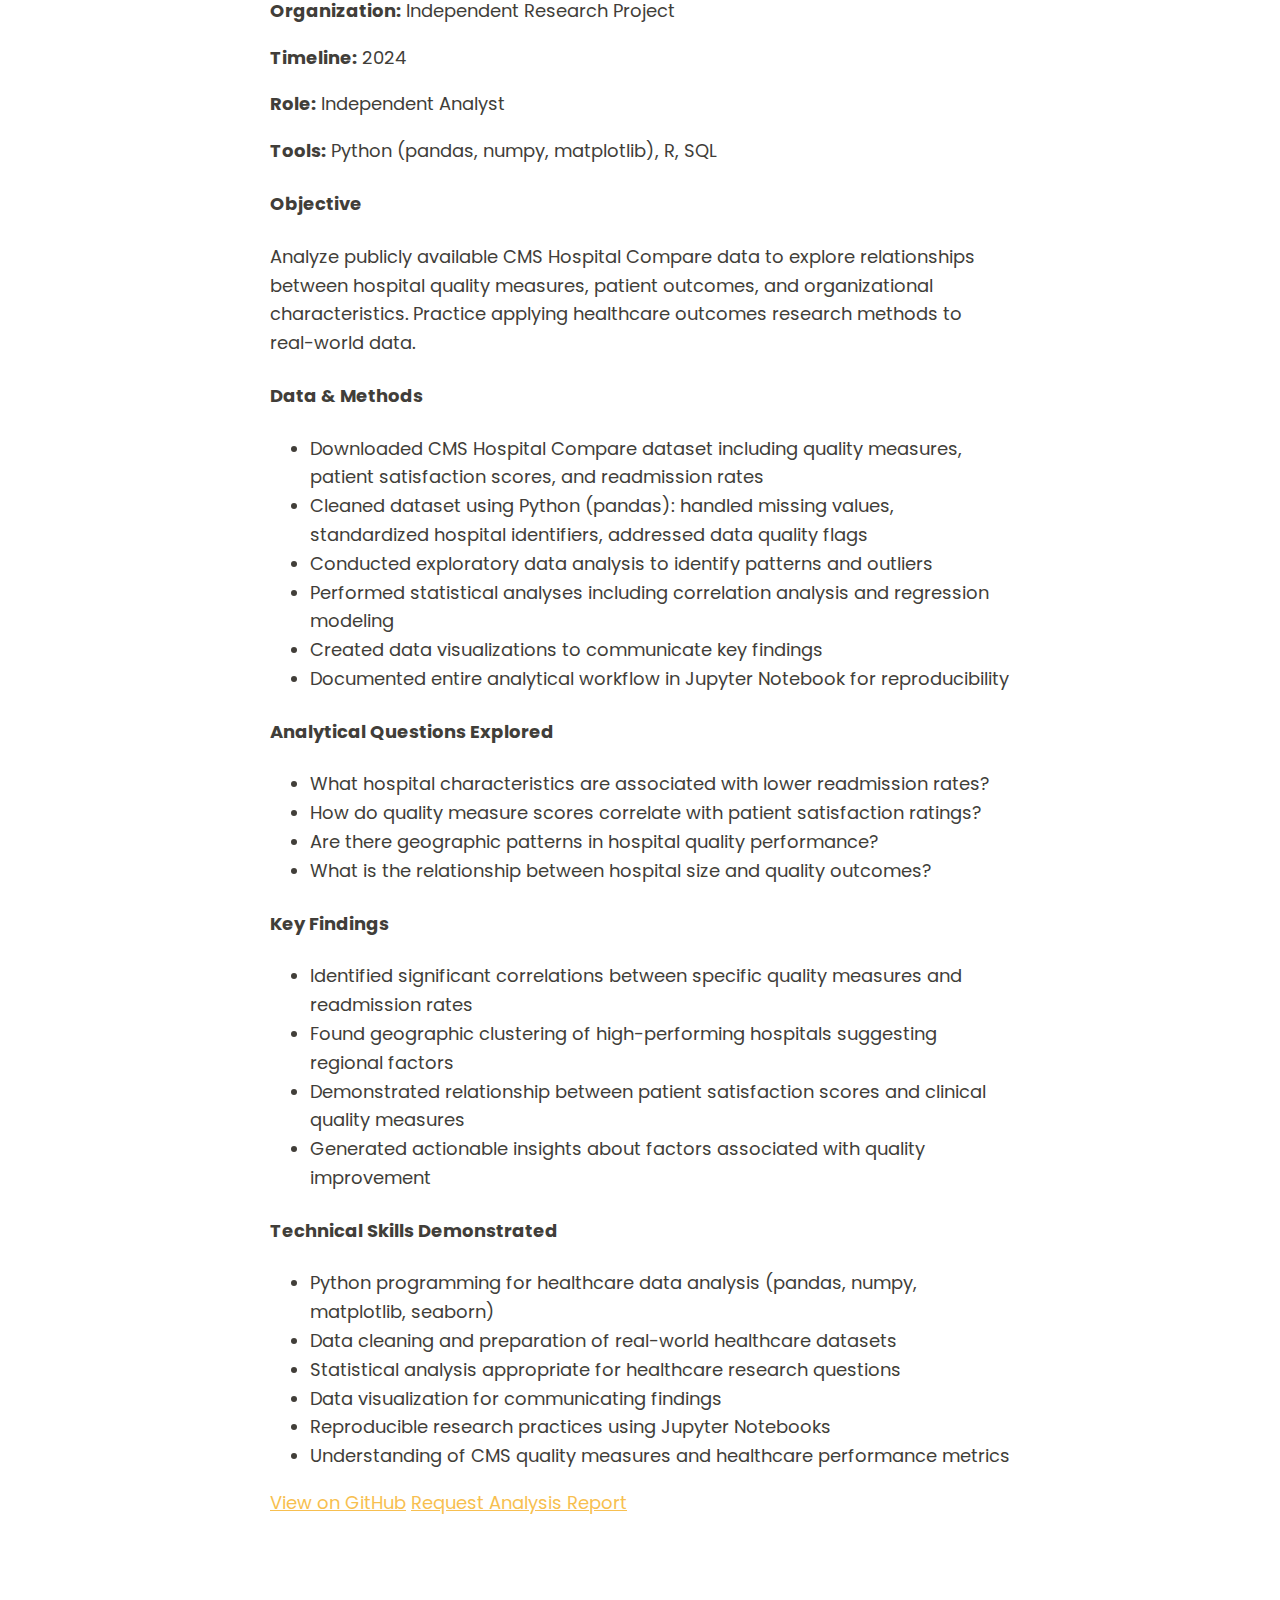
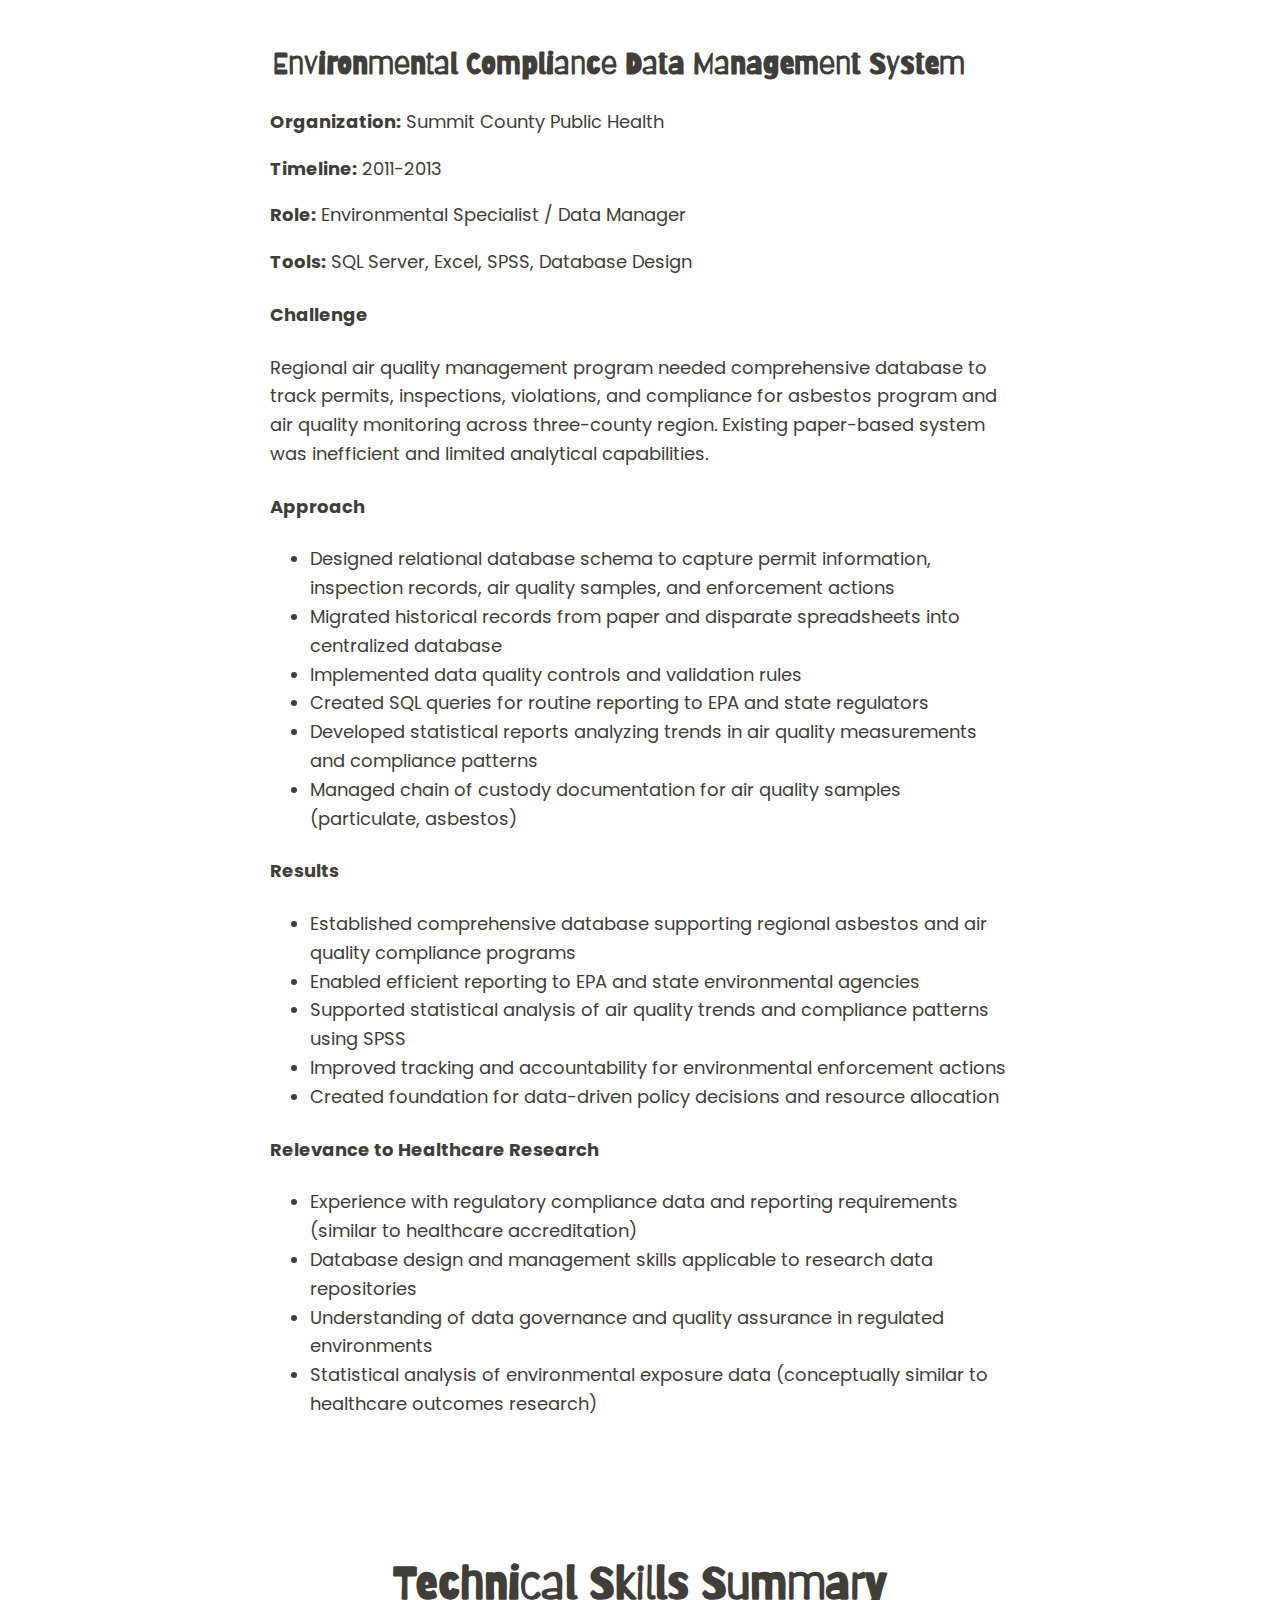
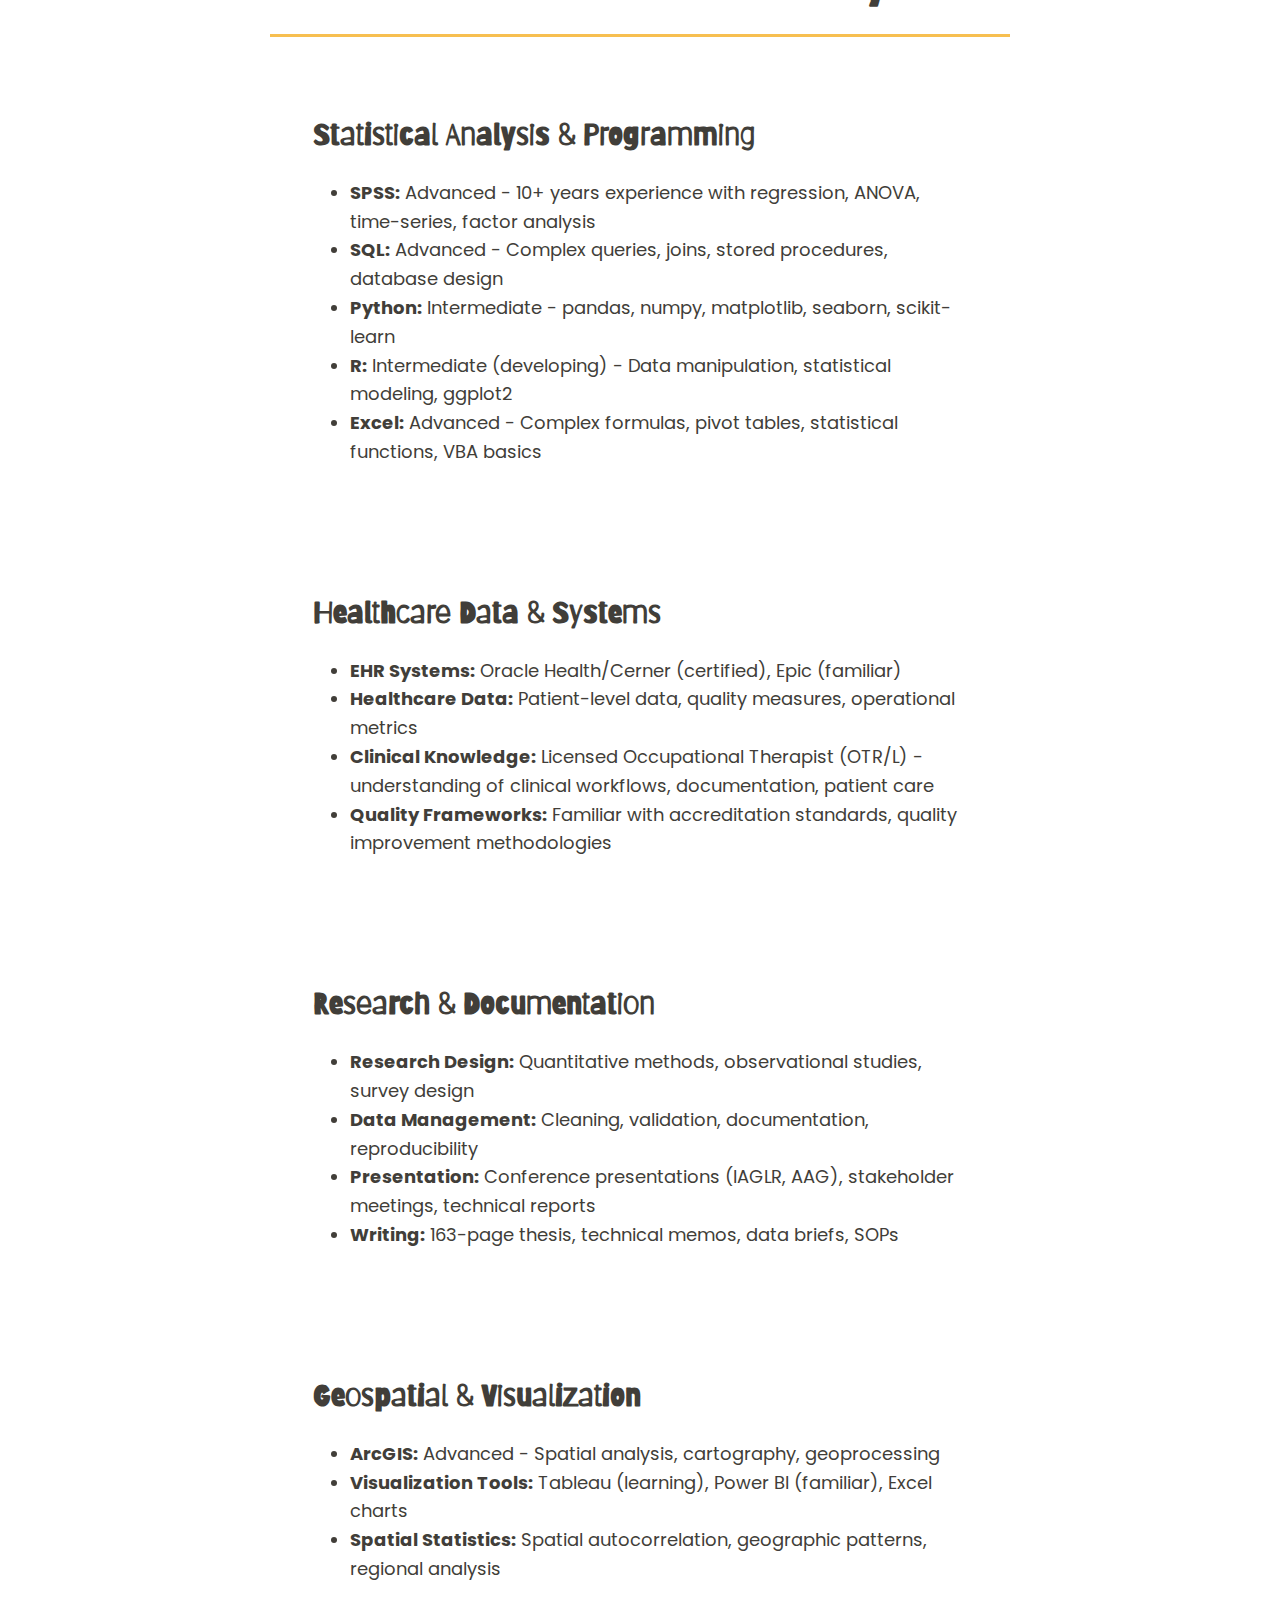
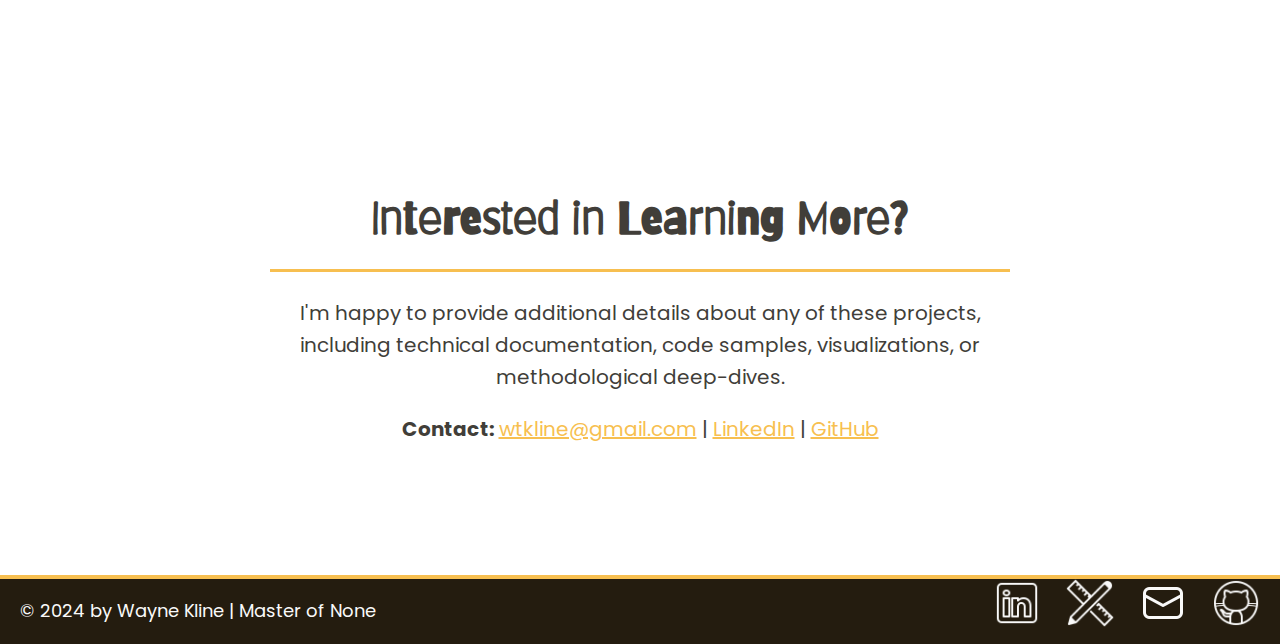
<file: projects.html>
<!DOCTYPE html>
<html lang="en">
  <head>
    <meta charset="UTF-8">
    <meta name="viewport" content="width=device-width, initial-scale=1.0">
    <title>Data Analytics Projects - Wayne Kline</title>
    <link rel="preconnect" href="https://fonts.googleapis.com">
    <link rel="preconnect" href="https://fonts.gstatic.com" crossorigin>
    <link href="https://fonts.googleapis.com/css2?family=Barriecito&family=Poppins:wght@300;400&display=swap" rel="stylesheet">
    <link rel="stylesheet" href="css/styles.css">
  </head>
  <body class="resume">
      
    <header>
        <nav class="site-nav" aria-label="Main navigation">
          <a href="index.html">Home</a>
          <a href="about.html">About</a>
          <a href="projects.html" aria-current="page">Projects</a>
          <a href="skills.html">Skills</a>
          <a href="resume.html" target="_blank">Resume</a>
        </nav>
        <div class="content-wrapper">
            <h1>Data Analytics Projects</h1>
            <h2>Healthcare | Public Health | Environmental Research</h2>
        </div>              
    </header>
    
    <main class="content-wrapper">
      
      <!-- Intro Section -->
      <section class="portfolio">
        <h2>Portfolio Overview</h2>
        <p>Below are selected projects demonstrating my expertise in statistical analysis, data cleaning, healthcare analytics, and reproducible research. Each project showcases different aspects of my analytical skillset, from predictive modeling to geospatial analysis to healthcare quality research.</p>
        <p><strong>Technical Skills Demonstrated:</strong> SPSS, SQL, Python, R, Excel, ArcGIS, Statistical Modeling, Data Visualization, Research Methodology</p>
      </section>

      <!-- Project 1: Air Quality Forecasting Model -->
      <section class="workExperience">
        <div class="workItem">
          <div class="workDetails">
            <h3>Air Quality Forecasting Model</h3>
            <p><strong>Organization:</strong> Northeast Ohio Areawide Coordinating Agency (NOACA)</p>
            <p><strong>Timeline:</strong> 2013-2014</p>
            <p><strong>Role:</strong> Lead Analyst & Model Developer</p>
            <p><strong>Tools:</strong> SPSS, Excel, SQL, Statistical Modeling</p>
          </div>
          
          <div class="workSummary">
            <h4>Challenge</h4>
            <p>Regional planning agency needed an accurate system to predict air quality advisory days for particulate matter (PM2.5) and ozone to protect vulnerable populations and comply with EPA requirements. Existing STI model had limited predictive accuracy.</p>
            
            <h4>Approach</h4>
            <ul>
              <li>Collected and merged multiple data sources: meteorological data, historical air quality measurements, emission inventories, and seasonal patterns</li>
              <li>Cleaned data addressing missing values, temporal inconsistencies, and measurement errors across different monitoring stations</li>
              <li>Conducted exploratory data analysis to identify key predictor variables and correlations</li>
              <li>Developed statistical forecasting model using regression analysis and time-series methods</li>
              <li>Validated model performance against historical data and compared to existing STI model</li>
              <li>Created documentation for model methodology, data sources, and quality assurance procedures</li>
            </ul>
            
            <h4>Results & Impact</h4>
            <ul>
              <li>Replaced existing STI model with improved prediction accuracy for next-day air quality levels</li>
              <li>Enabled proactive public health messaging to vulnerable populations (children, elderly, those with respiratory conditions)</li>
              <li>Supported regional compliance with National Ambient Air Quality Standards (NAAQS)</li>
              <li>Model used daily for operational forecasting and informed State Implementation Plan (SIP) development</li>
              <li>Presented findings at quarterly stakeholder meetings to policymakers, scientists, and community leaders</li>
            </ul>
            
            <h4>Key Skills Demonstrated</h4>
            <ul>
              <li>Complex data cleaning and merging from disparate sources</li>
              <li>Statistical modeling for predictive analytics</li>
              <li>Time-series analysis and trend identification</li>
              <li>Reproducible research methodology and documentation</li>
              <li>Translation of technical findings for diverse stakeholders</li>
              <li>Real-world application with direct public health impact</li>
            </ul>
            
            <p><a class="btn" href="#contact">Request Technical Documentation</a></p>
          </div>
        </div>
      </section>

      <!-- Project 2: Climate Variability Research -->
      <section class="workExperience">
        <div class="workItem">
          <div class="workDetails">
            <h3>Cloud Cover Variability in the Great Lakes Region</h3>
            <p><strong>Organization:</strong> Kent State University (Master's Thesis)</p>
            <p><strong>Timeline:</strong> 2008-2009</p>
            <p><strong>Role:</strong> Principal Researcher</p>
            <p><strong>Tools:</strong> SPSS, ArcGIS, Excel, Remote Sensing, Statistical Analysis</p>
          </div>
          
          <div class="workSummary">
            <h4>Research Question</h4>
            <p>How does cloud cover vary spatially and temporally across the Great Lakes region, and what atmospheric and geographic factors drive these patterns? Understanding these relationships has implications for climate modeling, agricultural planning, and regional weather prediction.</p>
            
            <h4>Methodology</h4>
            <ul>
              <li>Compiled multi-year dataset of satellite-derived cloud cover measurements across Great Lakes basin</li>
              <li>Cleaned and standardized data from multiple sensors and temporal periods</li>
              <li>Conducted geospatial analysis using ArcGIS to map regional patterns and create 88 finalized maps</li>
              <li>Applied statistical methods including correlation analysis, regression modeling, and spatial autocorrelation tests</li>
              <li>Analyzed relationships between cloud cover and variables: lake effect patterns, topography, seasonal cycles, and synoptic weather patterns</li>
              <li>Generated reproducible workflows for data processing and analysis</li>
            </ul>
            
            <h4>Key Findings</h4>
            <ul>
              <li>Identified significant spatial patterns in cloud cover related to lake proximity and topographic features</li>
              <li>Quantified seasonal and diurnal variations in cloud formation across the region</li>
              <li>Demonstrated statistical relationships between atmospheric circulation patterns and regional cloud cover</li>
              <li>Produced 163-page thesis documenting methodology, analysis, and findings</li>
            </ul>
            
            <h4>Dissemination</h4>
            <ul>
              <li>Presented research at International Association for Great Lakes Research (IAGLR) conference</li>
              <li>Presented at multiple Association of American Geographers (AAG) annual meetings</li>
              <li>Contributed to understanding of regional climate patterns and weather forecasting</li>
            </ul>
            
            <h4>Relevance to Healthcare Analytics</h4>
            <ul>
              <li>Demonstrates ability to design and execute complex quantitative research independently</li>
              <li>Experience with large-scale data cleaning, quality control, and validation</li>
              <li>Proficiency in spatial analysis methods applicable to healthcare geography and disparities research</li>
              <li>Strong documentation and reproducibility practices essential for research environments</li>
              <li>Experience presenting complex analytical findings to academic and professional audiences</li>
            </ul>
            
            <p><a class="btn" href="#contact">Request Thesis PDF</a> <a class="btn" href="#contact">View Sample Maps</a></p>
          </div>
        </div>
      </section>

      <!-- Project 3: Healthcare Analytics -->
      <section class="workExperience">
        <div class="workItem">
          <div class="workDetails">
            <h3>Hospital Capacity Management Analytics</h3>
            <p><strong>Organization:</strong> Aultman Hospital (Oracle Health)</p>
            <p><strong>Timeline:</strong> 2024-Present</p>
            <p><strong>Role:</strong> Associate Application Analyst, Co-Lead</p>
            <p><strong>Tools:</strong> Oracle Health/Cerner, SQL, Excel, Data Visualization</p>
          </div>
          
          <div class="workSummary">
            <h4>Challenge</h4>
            <p>Hospital executives lacked real-time visibility into bed capacity utilization, leading to inefficient resource allocation and delayed decision-making during high-census periods. Needed comprehensive dashboard to monitor capacity across units and predict bottlenecks.</p>
            
            <h4>Approach</h4>
            <ul>
              <li>Collaborated with clinical and operational stakeholders to define key metrics and reporting requirements</li>
              <li>Extracted patient-level data from Oracle Health EHR database using SQL queries</li>
              <li>Cleaned and validated data addressing admission/discharge timing issues, transfer records, and status changes</li>
              <li>Designed data models to aggregate bed occupancy, turnover rates, and capacity utilization by unit</li>
              <li>Conducted workflow observations to understand how staff use capacity information</li>
              <li>Created executive dashboards visualizing real-time and trending capacity metrics</li>
              <li>Documented data definitions, calculation logic, and quality checks for transparency</li>
            </ul>
            
            <h4>Results & Impact</h4>
            <ul>
              <li>Provided C-suite executives with daily visibility into hospital-wide capacity status</li>
              <li>Enabled data-driven decisions on staffing, admissions, and resource allocation</li>
              <li>Reduced time from data request to insight delivery through automated reporting</li>
              <li>Identified patterns in capacity constraints by time of day, day of week, and season</li>
              <li>Supported operational improvements in patient flow and throughput</li>
            </ul>
            
            <h4>Additional Healthcare Analytics Work</h4>
            <ul>
              <li>Completed Oracle Health certifications in: Event Set Hierarchy, Discern Developer, MPages, PowerPlans, PowerForms, Architecture & Troubleshooting</li>
              <li>Conducted quality assurance testing for clinical workflow changes and system updates</li>
              <li>Created knowledge base with detailed documentation including screenshots, step-by-step instructions, and accessibility considerations</li>
              <li>Educated staff on using AI tools (CoPilot) for efficient workflow development</li>
              <li>Participated in evaluation of clinical AI tools (Nabla) for implementation</li>
            </ul>
            
            <h4>Skills Demonstrated</h4>
            <ul>
              <li>Healthcare data extraction and management from EHR systems</li>
              <li>Understanding of clinical operations and workflows</li>
              <li>Stakeholder engagement and requirements gathering</li>
              <li>Data quality assurance in healthcare context</li>
              <li>Dashboard design and data visualization for executive audiences</li>
              <li>Documentation practices for reproducibility and knowledge transfer</li>
            </ul>
          </div>
        </div>
      </section>

      <!-- Project 4: CMS Hospital Quality Analysis -->
      <section class="workExperience">
        <div class="workItem">
          <div class="workDetails">
            <h3>Hospital Quality Metrics Analysis</h3>
            <p><strong>Organization:</strong> Independent Research Project</p>
            <p><strong>Timeline:</strong> 2024</p>
            <p><strong>Role:</strong> Independent Analyst</p>
            <p><strong>Tools:</strong> Python (pandas, numpy, matplotlib), R, SQL</p>
          </div>
          
          <div class="workSummary">
            <h4>Objective</h4>
            <p>Analyze publicly available CMS Hospital Compare data to explore relationships between hospital quality measures, patient outcomes, and organizational characteristics. Practice applying healthcare outcomes research methods to real-world data.</p>
            
            <h4>Data & Methods</h4>
            <ul>
              <li>Downloaded CMS Hospital Compare dataset including quality measures, patient satisfaction scores, and readmission rates</li>
              <li>Cleaned dataset using Python (pandas): handled missing values, standardized hospital identifiers, addressed data quality flags</li>
              <li>Conducted exploratory data analysis to identify patterns and outliers</li>
              <li>Performed statistical analyses including correlation analysis and regression modeling</li>
              <li>Created data visualizations to communicate key findings</li>
              <li>Documented entire analytical workflow in Jupyter Notebook for reproducibility</li>
            </ul>
            
            <h4>Analytical Questions Explored</h4>
            <ul>
              <li>What hospital characteristics are associated with lower readmission rates?</li>
              <li>How do quality measure scores correlate with patient satisfaction ratings?</li>
              <li>Are there geographic patterns in hospital quality performance?</li>
              <li>What is the relationship between hospital size and quality outcomes?</li>
            </ul>
            
            <h4>Key Findings</h4>
            <ul>
              <li>Identified significant correlations between specific quality measures and readmission rates</li>
              <li>Found geographic clustering of high-performing hospitals suggesting regional factors</li>
              <li>Demonstrated relationship between patient satisfaction scores and clinical quality measures</li>
              <li>Generated actionable insights about factors associated with quality improvement</li>
            </ul>
            
            <h4>Technical Skills Demonstrated</h4>
            <ul>
              <li>Python programming for healthcare data analysis (pandas, numpy, matplotlib, seaborn)</li>
              <li>Data cleaning and preparation of real-world healthcare datasets</li>
              <li>Statistical analysis appropriate for healthcare research questions</li>
              <li>Data visualization for communicating findings</li>
              <li>Reproducible research practices using Jupyter Notebooks</li>
              <li>Understanding of CMS quality measures and healthcare performance metrics</li>
            </ul>
            
            <p><a class="btn" href="https://github.com/Gingercopia" target="_blank">View on GitHub</a> <a class="btn" href="#contact">Request Analysis Report</a></p>
          </div>
        </div>
      </section>

      <!-- Project 5: Environmental Compliance Database -->
      <section class="workExperience">
        <div class="workItem">
          <div class="workDetails">
            <h3>Environmental Compliance Data Management System</h3>
            <p><strong>Organization:</strong> Summit County Public Health</p>
            <p><strong>Timeline:</strong> 2011-2013</p>
            <p><strong>Role:</strong> Environmental Specialist / Data Manager</p>
            <p><strong>Tools:</strong> SQL Server, Excel, SPSS, Database Design</p>
          </div>
          
          <div class="workSummary">
            <h4>Challenge</h4>
            <p>Regional air quality management program needed comprehensive database to track permits, inspections, violations, and compliance for asbestos program and air quality monitoring across three-county region. Existing paper-based system was inefficient and limited analytical capabilities.</p>
            
            <h4>Approach</h4>
            <ul>
              <li>Designed relational database schema to capture permit information, inspection records, air quality samples, and enforcement actions</li>
              <li>Migrated historical records from paper and disparate spreadsheets into centralized database</li>
              <li>Implemented data quality controls and validation rules</li>
              <li>Created SQL queries for routine reporting to EPA and state regulators</li>
              <li>Developed statistical reports analyzing trends in air quality measurements and compliance patterns</li>
              <li>Managed chain of custody documentation for air quality samples (particulate, asbestos)</li>
            </ul>
            
            <h4>Results</h4>
            <ul>
              <li>Established comprehensive database supporting regional asbestos and air quality compliance programs</li>
              <li>Enabled efficient reporting to EPA and state environmental agencies</li>
              <li>Supported statistical analysis of air quality trends and compliance patterns using SPSS</li>
              <li>Improved tracking and accountability for environmental enforcement actions</li>
              <li>Created foundation for data-driven policy decisions and resource allocation</li>
            </ul>
            
            <h4>Relevance to Healthcare Research</h4>
            <ul>
              <li>Experience with regulatory compliance data and reporting requirements (similar to healthcare accreditation)</li>
              <li>Database design and management skills applicable to research data repositories</li>
              <li>Understanding of data governance and quality assurance in regulated environments</li>
              <li>Statistical analysis of environmental exposure data (conceptually similar to healthcare outcomes research)</li>
            </ul>
          </div>
        </div>
      </section>

      <!-- Skills Summary Section -->
      <section class="portfolio">
        <h2>Technical Skills Summary</h2>
        <div class="projectWrapper">
          <section class="portfolio-item">
            <h3>Statistical Analysis & Programming</h3>
            <ul>
              <li><strong>SPSS:</strong> Advanced - 10+ years experience with regression, ANOVA, time-series, factor analysis</li>
              <li><strong>SQL:</strong> Advanced - Complex queries, joins, stored procedures, database design</li>
              <li><strong>Python:</strong> Intermediate - pandas, numpy, matplotlib, seaborn, scikit-learn</li>
              <li><strong>R:</strong> Intermediate (developing) - Data manipulation, statistical modeling, ggplot2</li>
              <li><strong>Excel:</strong> Advanced - Complex formulas, pivot tables, statistical functions, VBA basics</li>
            </ul>
          </section>

          <section class="portfolio-item">
            <h3>Healthcare Data & Systems</h3>
            <ul>
              <li><strong>EHR Systems:</strong> Oracle Health/Cerner (certified), Epic (familiar)</li>
              <li><strong>Healthcare Data:</strong> Patient-level data, quality measures, operational metrics</li>
              <li><strong>Clinical Knowledge:</strong> Licensed Occupational Therapist (OTR/L) - understanding of clinical workflows, documentation, patient care</li>
              <li><strong>Quality Frameworks:</strong> Familiar with accreditation standards, quality improvement methodologies</li>
            </ul>
          </section>

          <section class="portfolio-item">
            <h3>Research & Documentation</h3>
            <ul>
              <li><strong>Research Design:</strong> Quantitative methods, observational studies, survey design</li>
              <li><strong>Data Management:</strong> Cleaning, validation, documentation, reproducibility</li>
              <li><strong>Presentation:</strong> Conference presentations (IAGLR, AAG), stakeholder meetings, technical reports</li>
              <li><strong>Writing:</strong> 163-page thesis, technical memos, data briefs, SOPs</li>
            </ul>
          </section>

          <section class="portfolio-item">
            <h3>Geospatial & Visualization</h3>
            <ul>
              <li><strong>ArcGIS:</strong> Advanced - Spatial analysis, cartography, geoprocessing</li>
              <li><strong>Visualization Tools:</strong> Tableau (learning), Power BI (familiar), Excel charts</li>
              <li><strong>Spatial Statistics:</strong> Spatial autocorrelation, geographic patterns, regional analysis</li>
            </ul>
          </section>
        </div>
      </section>

      <!-- Contact CTA -->
      <section class="volunteer" id="contact">
        <h2>Interested in Learning More?</h2>
        <p style="text-align: center; font-size: 2rem;">I'm happy to provide additional details about any of these projects, including technical documentation, code samples, visualizations, or methodological deep-dives.</p>
        <p style="text-align: center; font-size: 2rem;"><strong>Contact:</strong> <a href="mailto:wtkline@gmail.com">wtkline@gmail.com</a> | <a href="https://www.linkedin.com/in/waynekline/" target="_blank">LinkedIn</a> | <a href="https://github.com/Gingercopia" target="_blank">GitHub</a></p>
      </section>

    </main>

    <footer>
      <p>© 2024 by Wayne Kline | Master of None</p>
      
      <ul class="socialAndDesign">
        <li>
          <a class="btn" href="https://www.linkedin.com/in/waynekline/"><img src="images/linkedIn100.png" srcset="images/linkedIn500.png 2x" alt="LinkedIn"></a>
        </li>
        <li>
          <a href="https://www.waynward.com/" target="_blank"><img src="images/design100.png" alt="My Designs"></a>
        </li>
        <li>
          <a href="mailto:wtkline@gmail.com"><img src="images/email96.png" srcset="images/email96.png 2x" alt="My Email"></a>
        </li>
        <li>
          <a href="https://github.com/Gingercopia"><img src="images/github100.png" srcset="images/github500.png 2x" alt="My GitHub"></a>
        </li>
      </ul>
    </footer>

  </body>
</html>
</file>
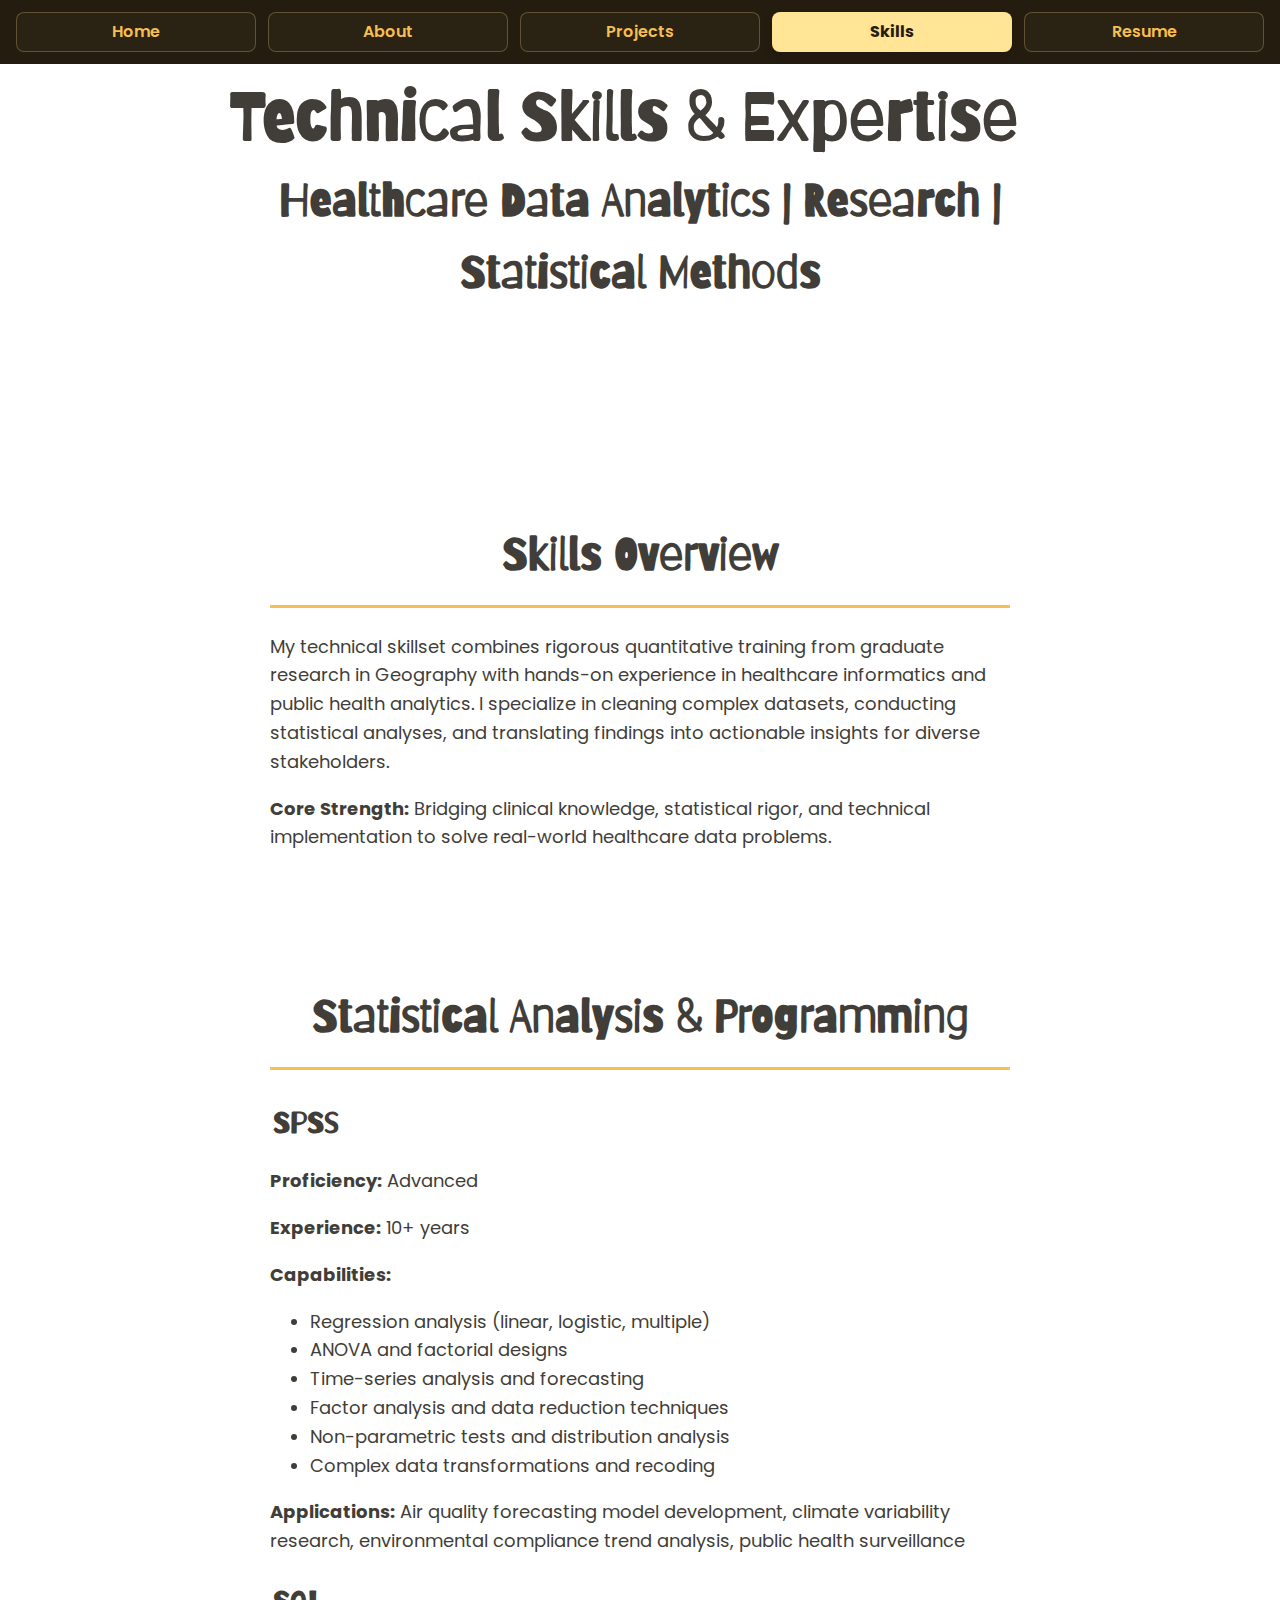
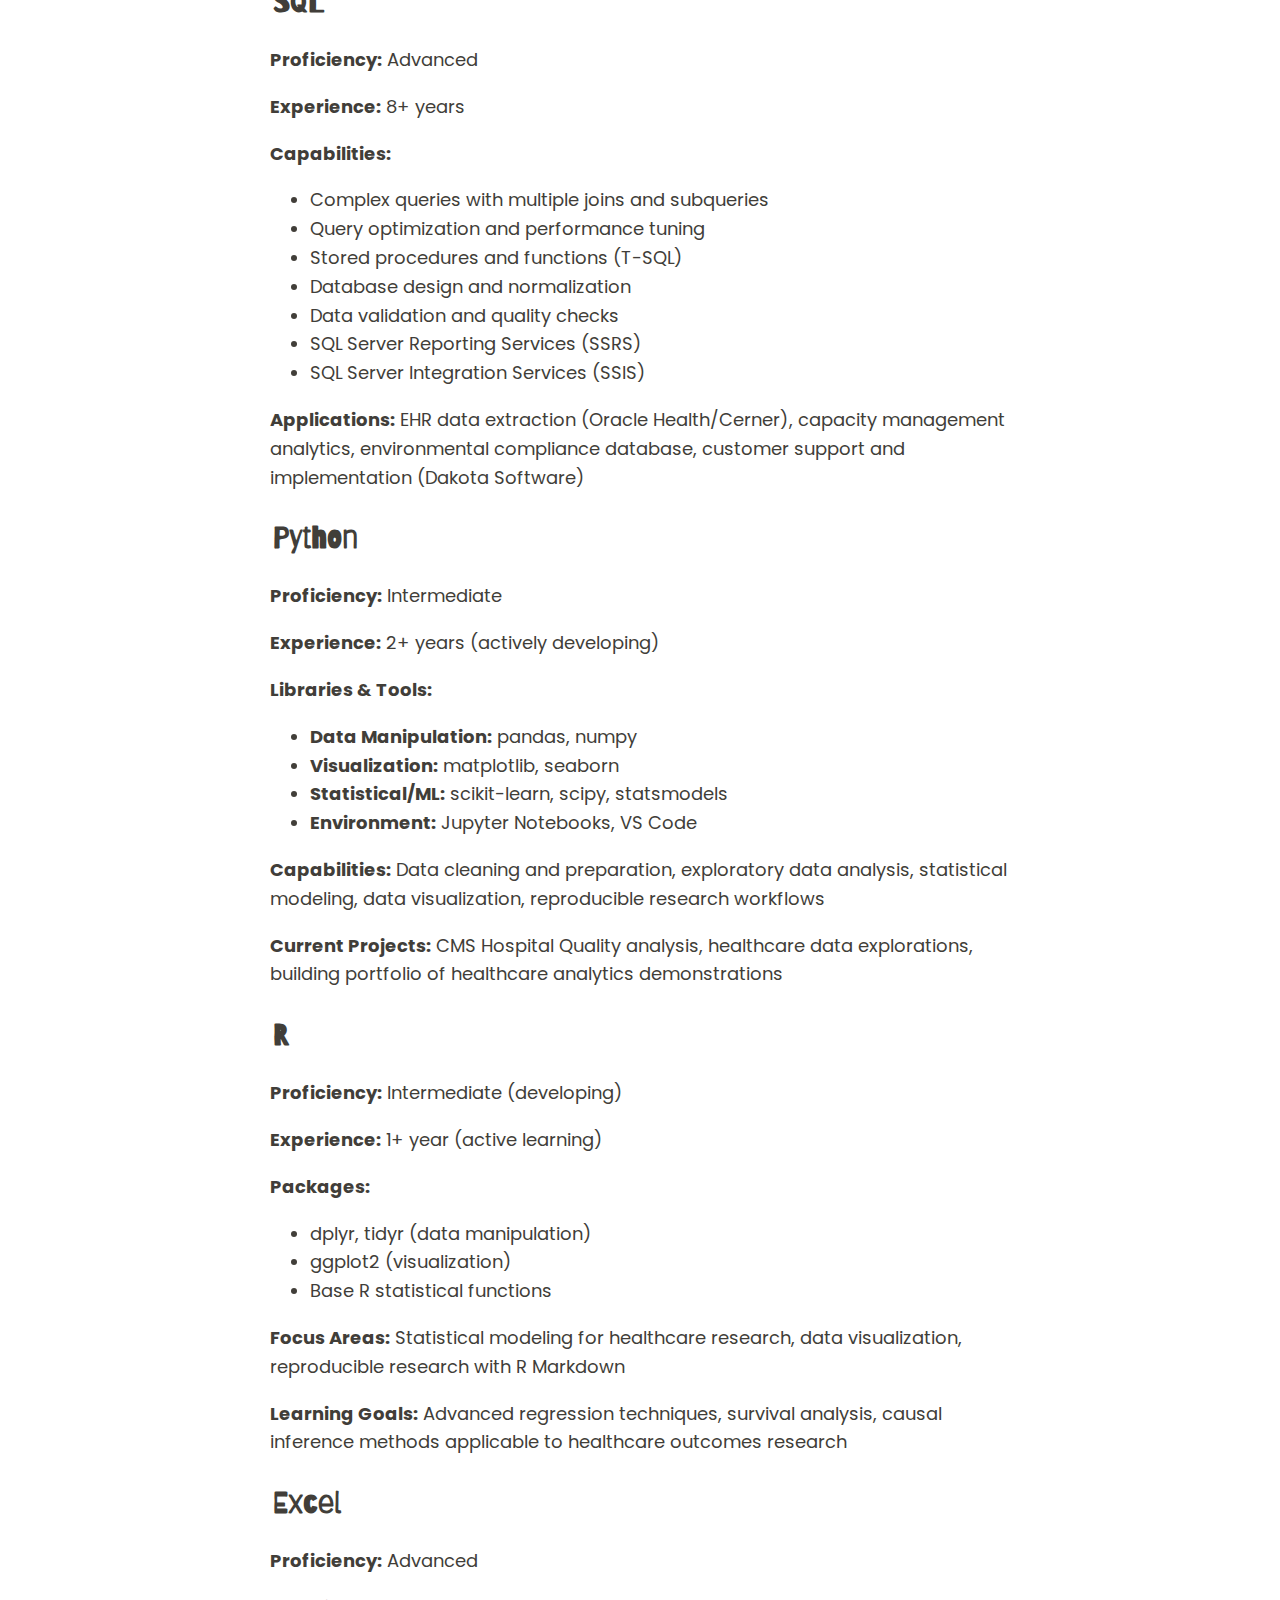
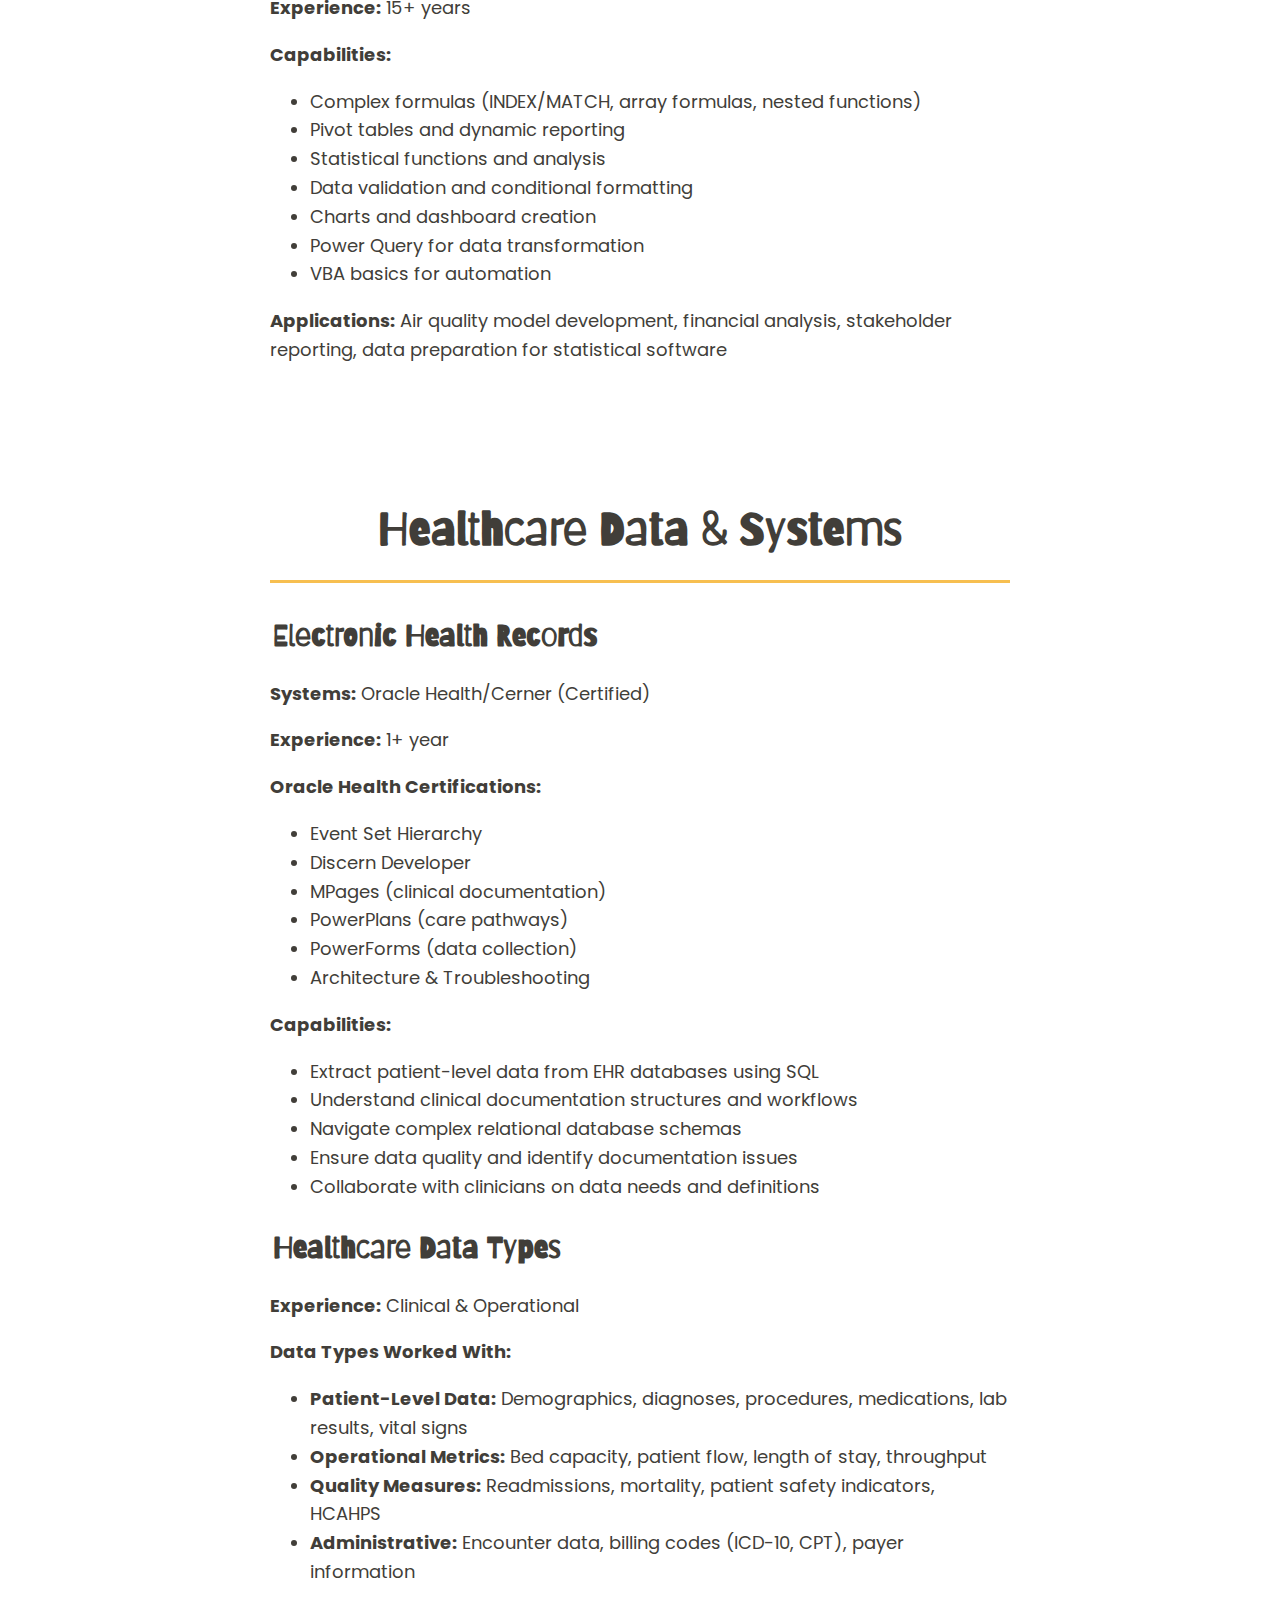
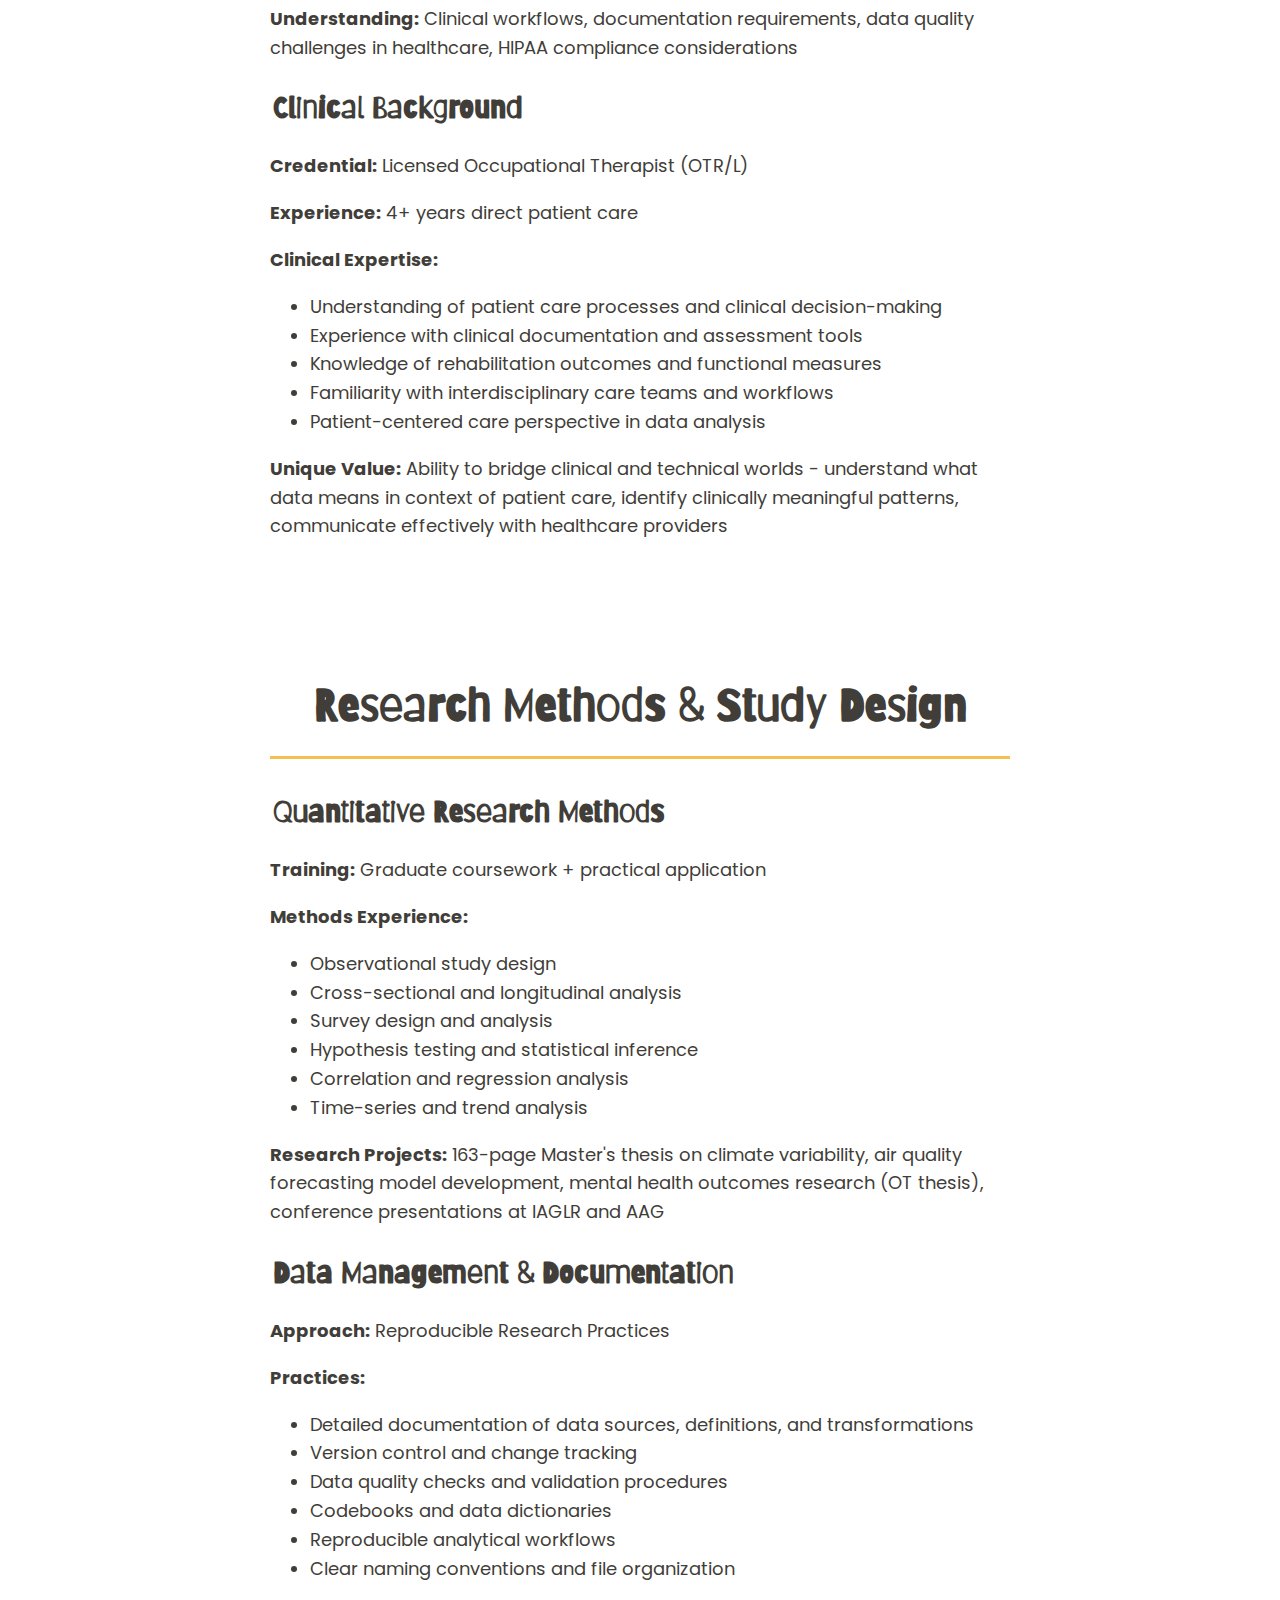
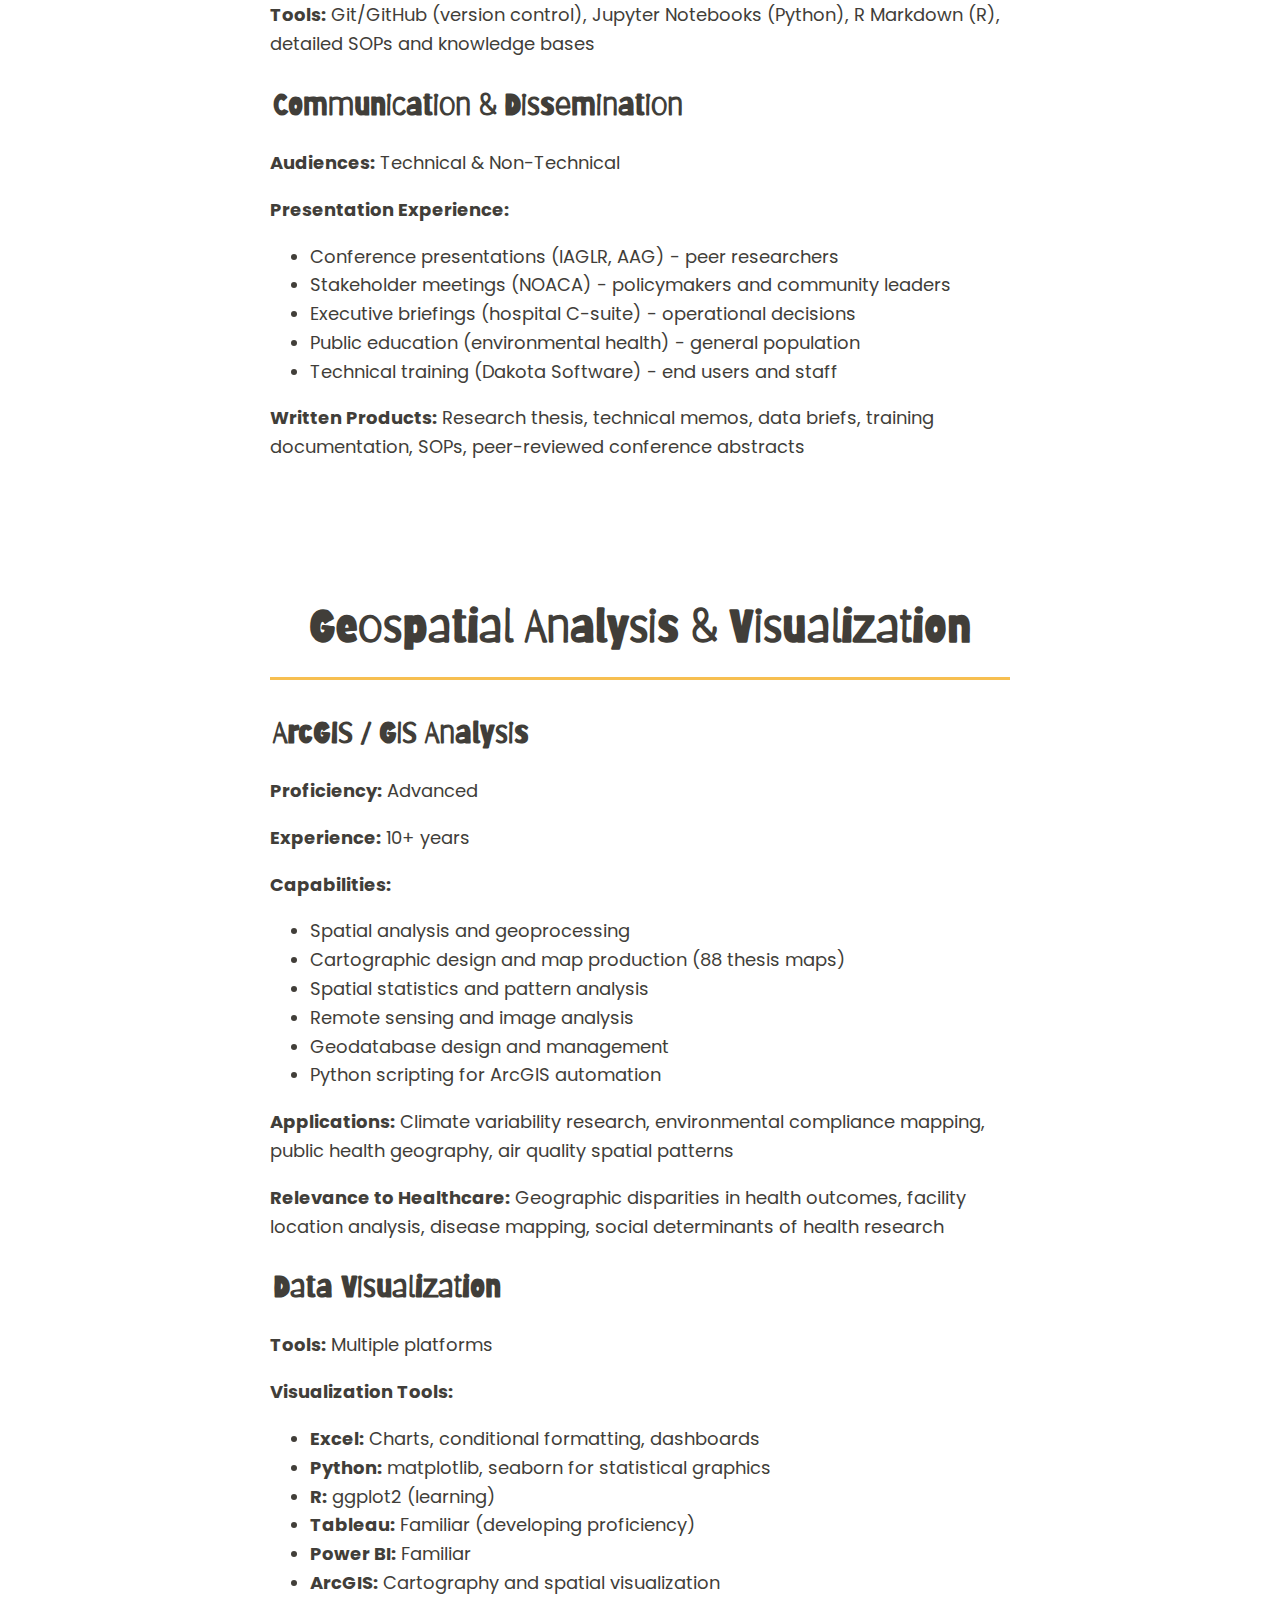
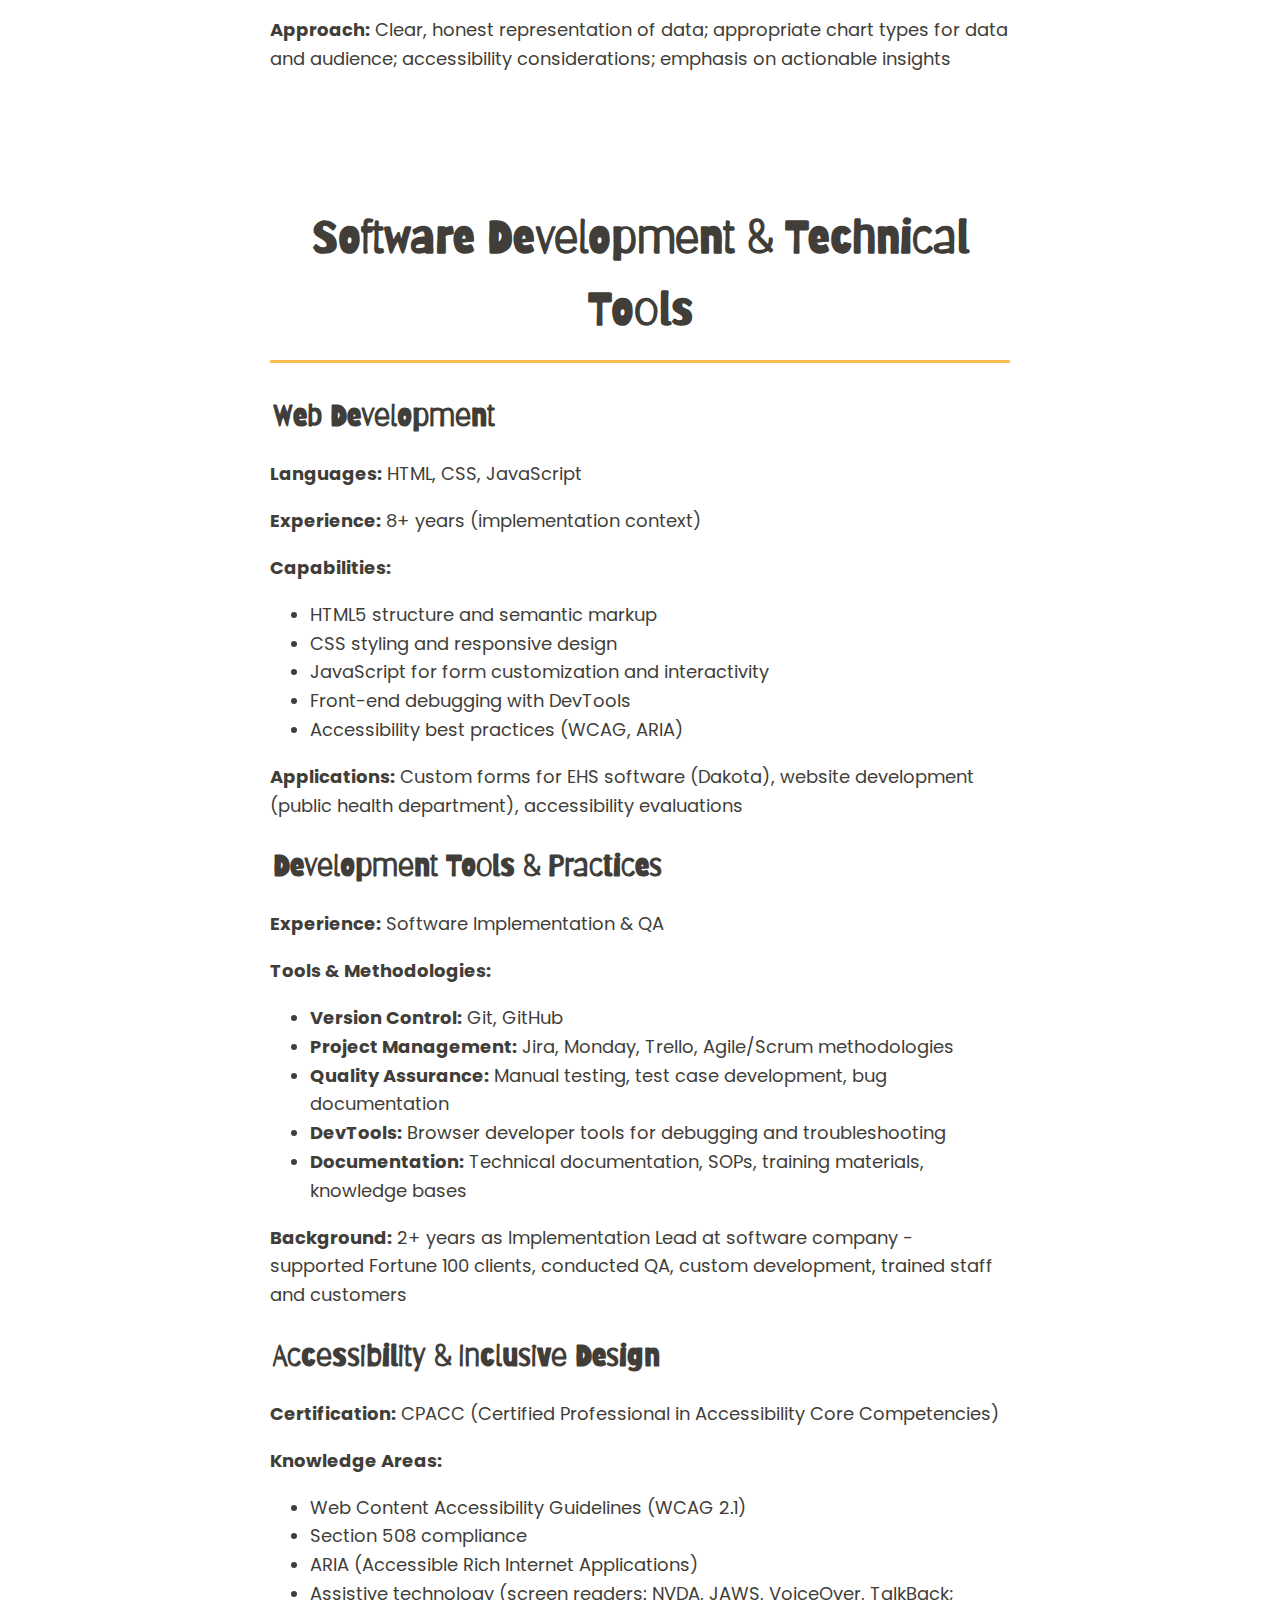
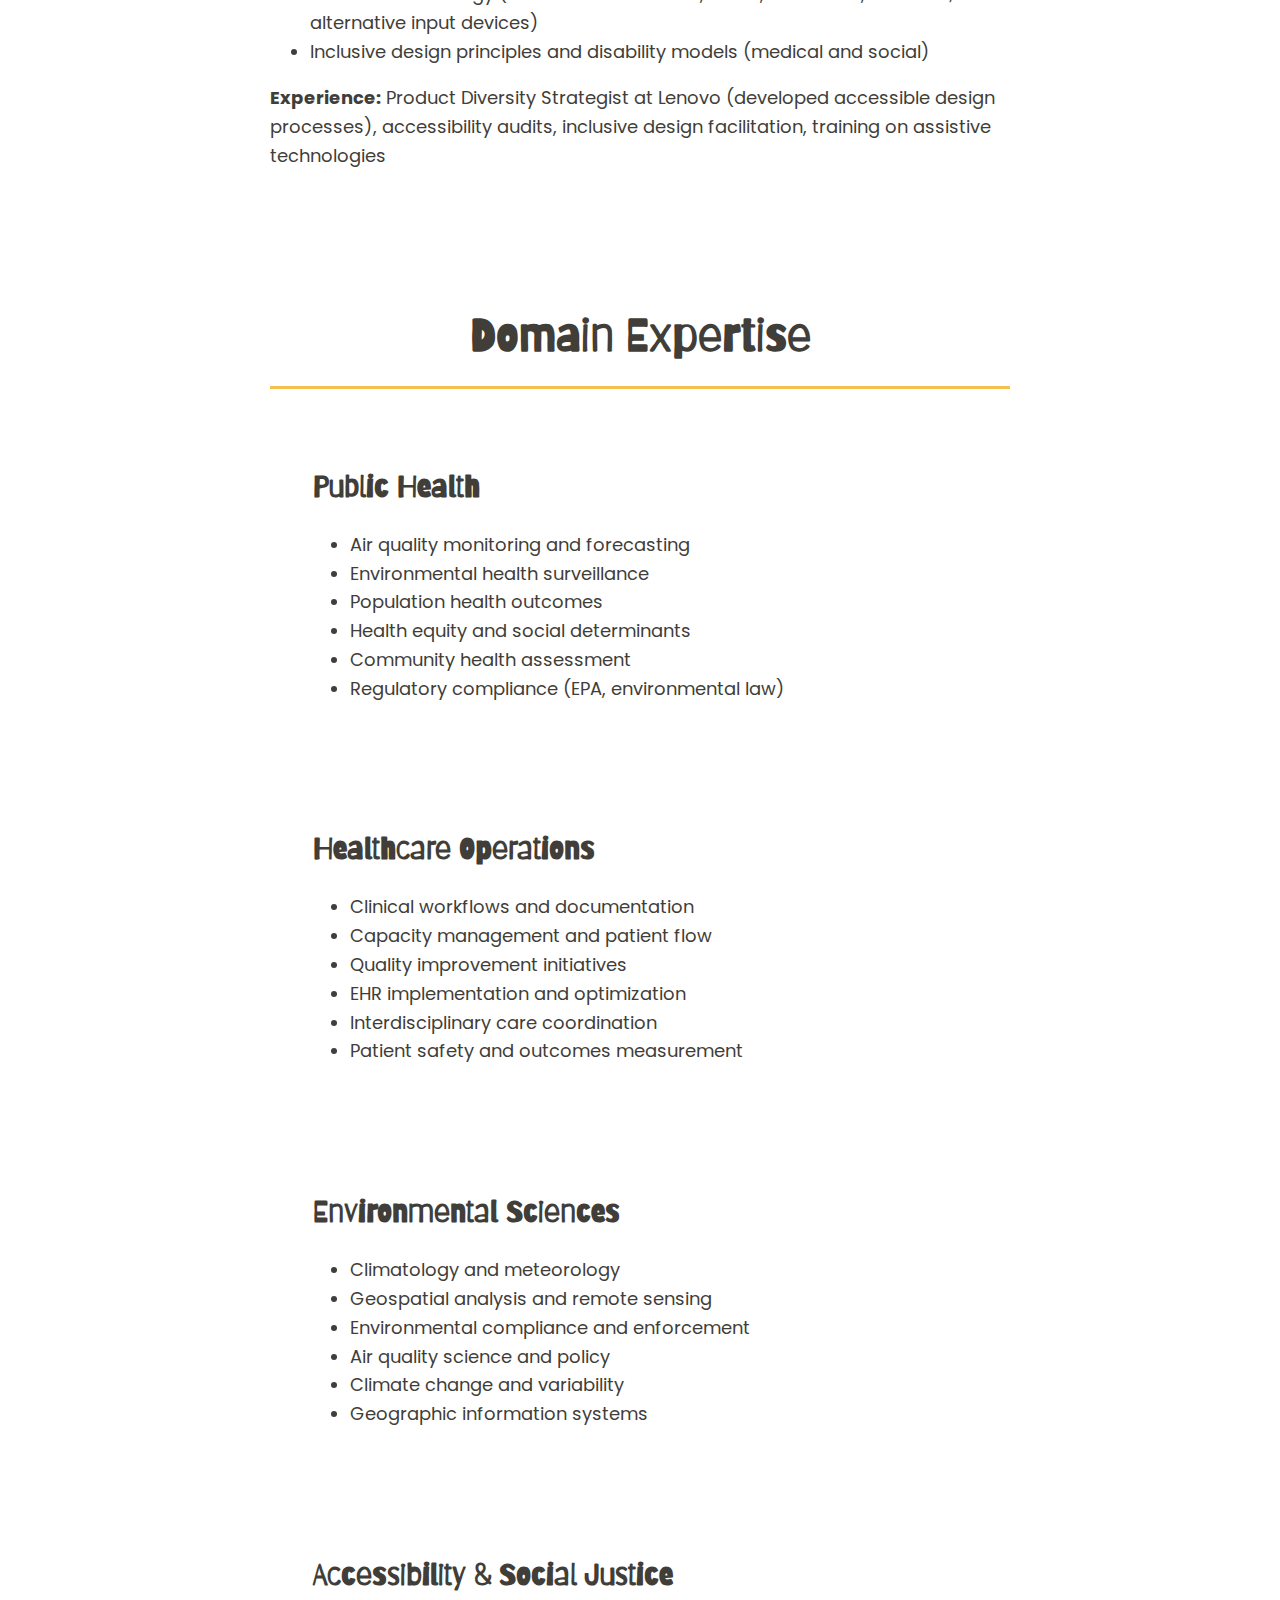
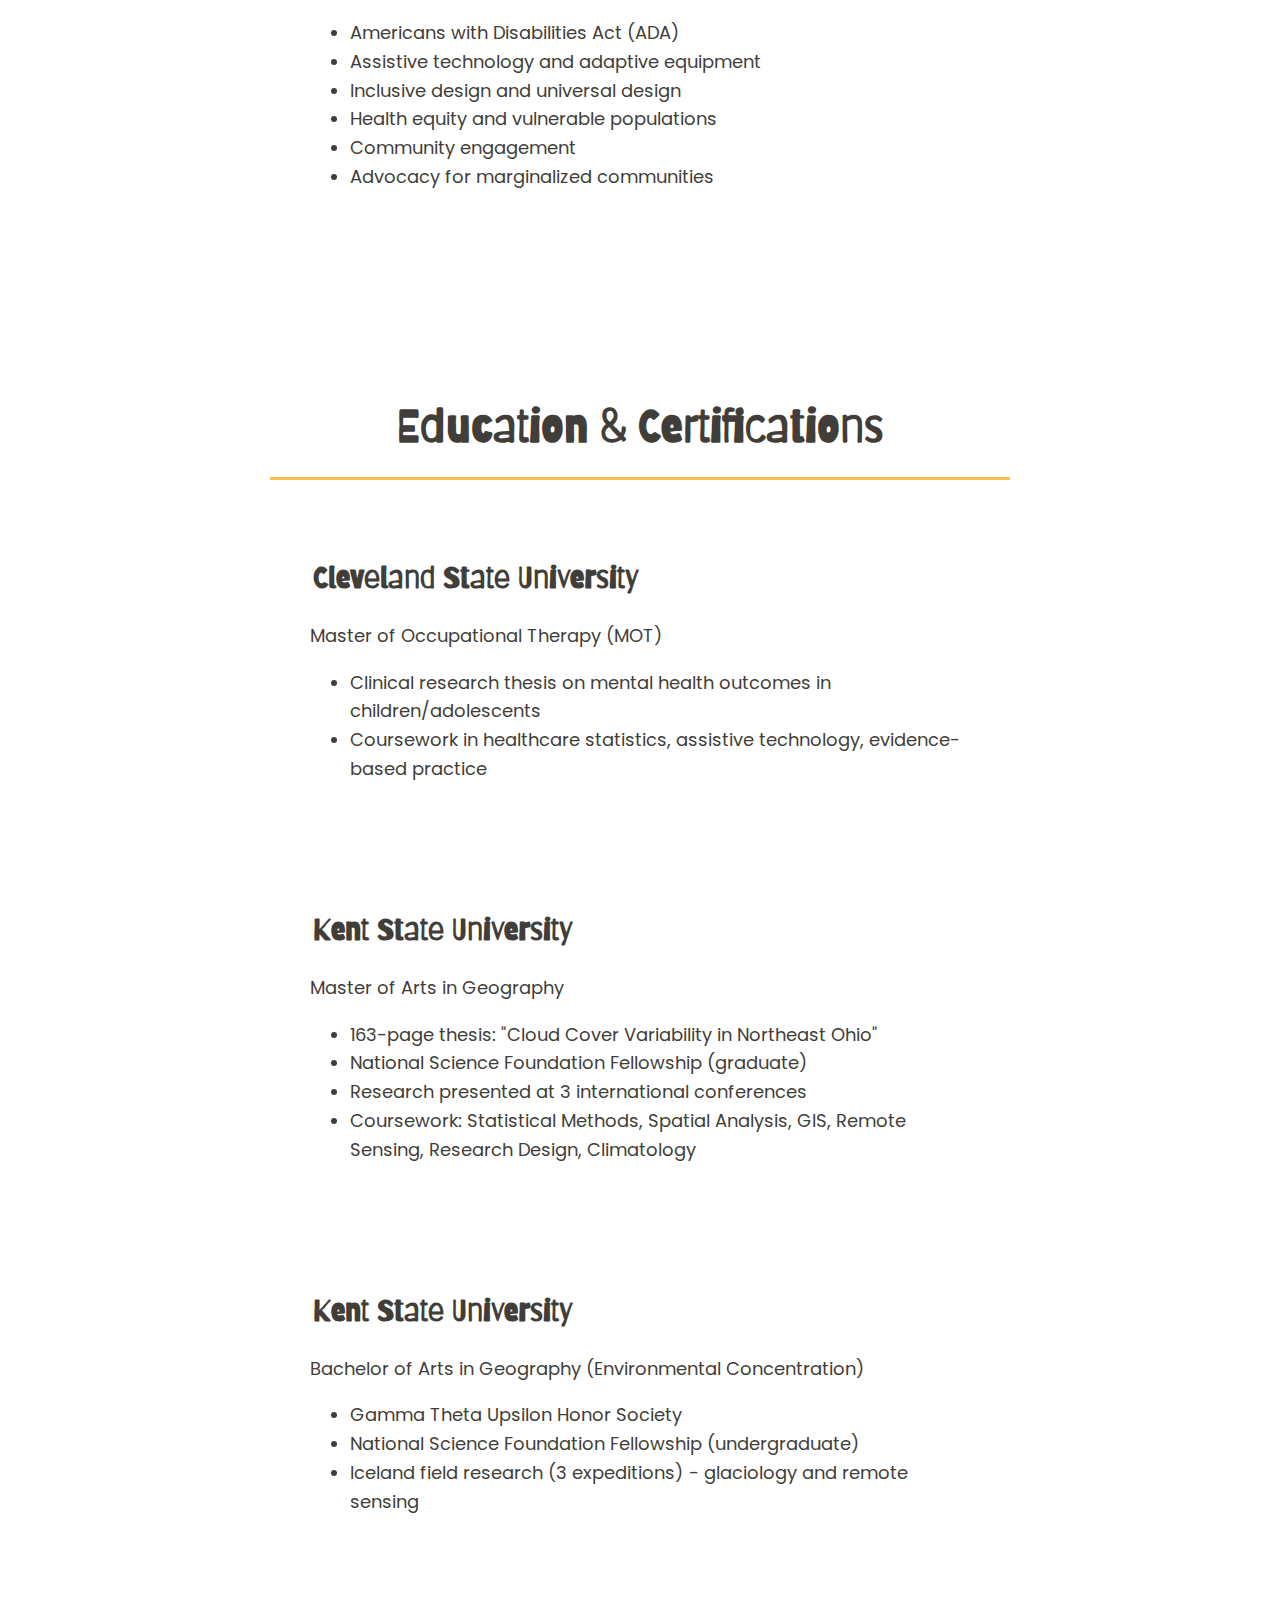
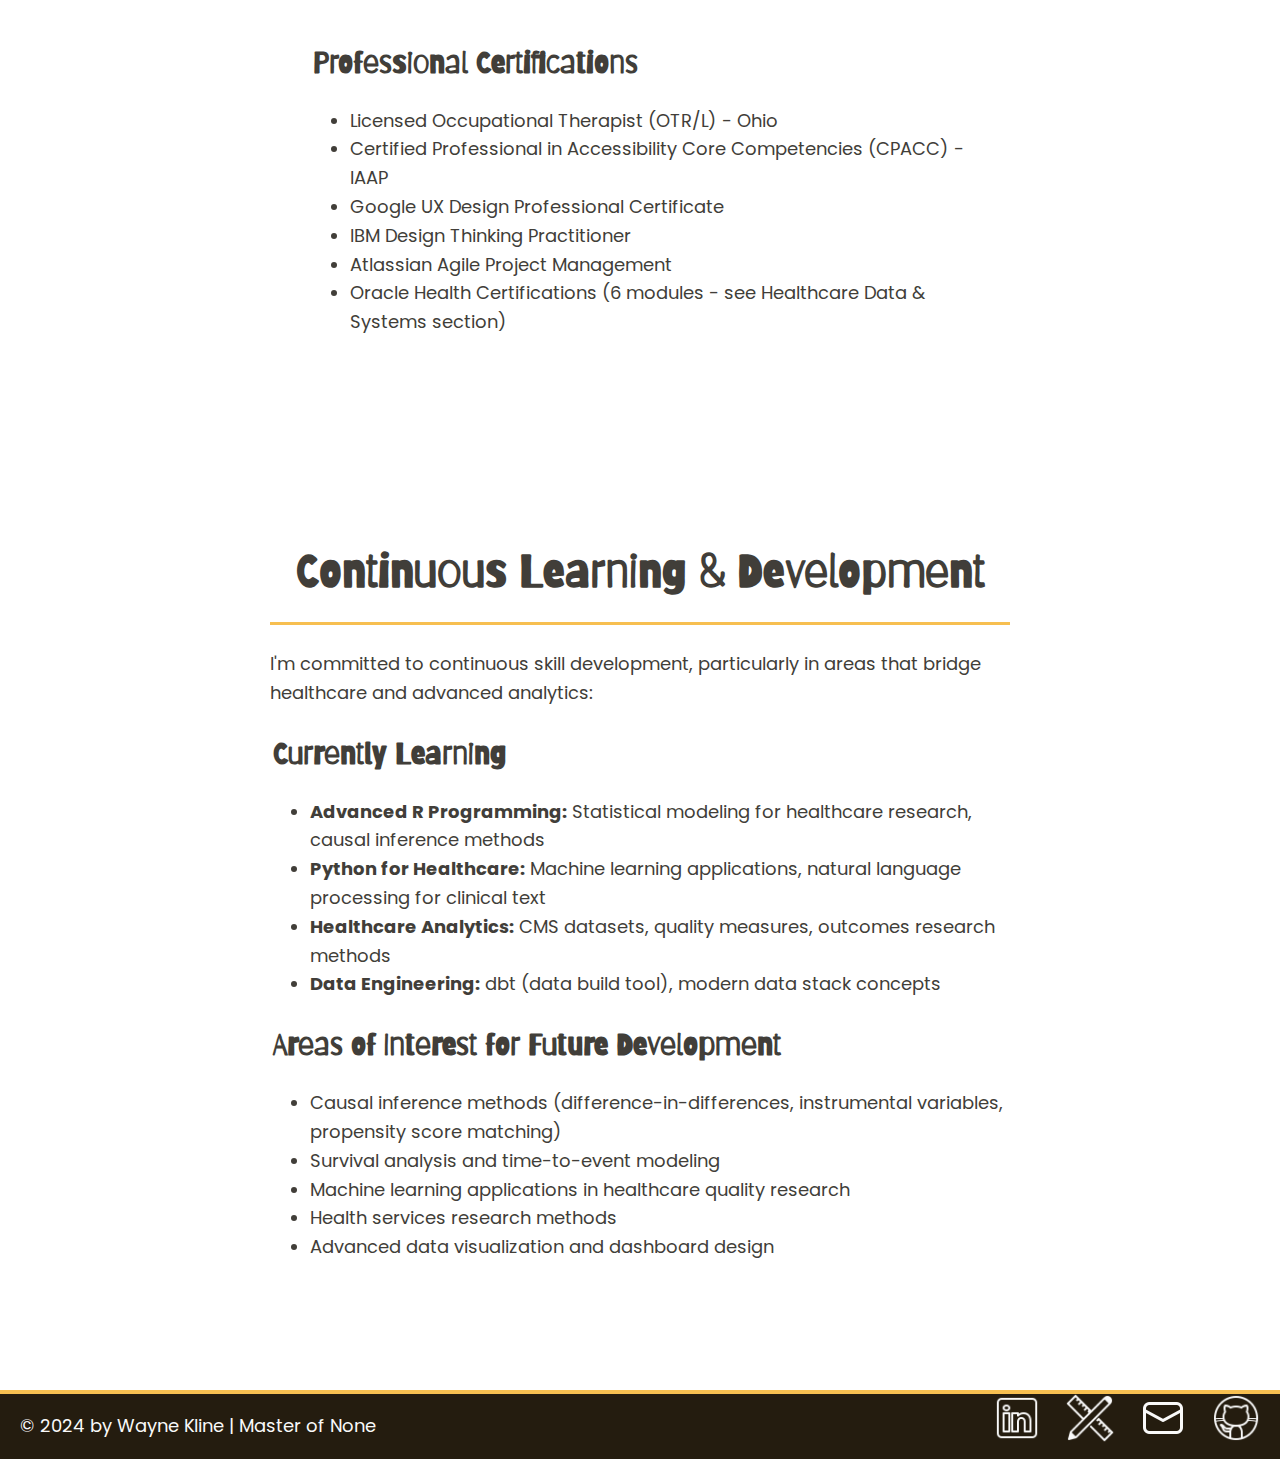
<file: skills.html>
<!DOCTYPE html>
<html lang="en">
  <head>
    <meta charset="UTF-8">
    <meta name="viewport" content="width=device-width, initial-scale=1.0">
    <title>Technical Skills & Expertise - Wayne Kline</title>
    <link rel="preconnect" href="https://fonts.googleapis.com">
    <link rel="preconnect" href="https://fonts.gstatic.com" crossorigin>
    <link href="https://fonts.googleapis.com/css2?family=Barriecito&family=Poppins:wght@300;400&display=swap" rel="stylesheet">
    <link rel="stylesheet" href="css/styles.css">
  </head>
  <body class="resume">
      
  <header>
    <nav class="site-nav" aria-label="Main navigation">
      <a href="index.html">Home</a>
      <a href="about.html">About</a>
      <a href="projects.html">Projects</a>
      <a href="skills.html" aria-current="page">Skills</a>
      <a href="resume.html" target="_blank">Resume</a>
    </nav>
    <div class="content-wrapper">
      <h1>Technical Skills & Expertise</h1>
      <h2>Healthcare Data Analytics | Research | Statistical Methods</h2>
    </div> 
               
  </header>
    
    <main class="content-wrapper">

      <!-- Overview -->
      <section class="portfolio">
        <h2>Skills Overview</h2>
        <p>My technical skillset combines rigorous quantitative training from graduate research in Geography with hands-on experience in healthcare informatics and public health analytics. I specialize in cleaning complex datasets, conducting statistical analyses, and translating findings into actionable insights for diverse stakeholders.</p>
        <p><strong>Core Strength:</strong> Bridging clinical knowledge, statistical rigor, and technical implementation to solve real-world healthcare data problems.</p>
      </section>

      <!-- Statistical Analysis & Programming -->
      <section class="workExperience">
        <h2>Statistical Analysis & Programming</h2>
        
        <div class="workItem">
          <div class="workDetails">
            <h3>SPSS</h3>
            <p><strong>Proficiency:</strong> Advanced</p>
            <p><strong>Experience:</strong> 10+ years</p>
          </div>
          <div class="workSummary">
            <p><strong>Capabilities:</strong></p>
            <ul>
              <li>Regression analysis (linear, logistic, multiple)</li>
              <li>ANOVA and factorial designs</li>
              <li>Time-series analysis and forecasting</li>
              <li>Factor analysis and data reduction techniques</li>
              <li>Non-parametric tests and distribution analysis</li>
              <li>Complex data transformations and recoding</li>
            </ul>
            <p><strong>Applications:</strong> Air quality forecasting model development, climate variability research, environmental compliance trend analysis, public health surveillance</p>
          </div>
        </div>

        <div class="workItem">
          <div class="workDetails">
            <h3>SQL</h3>
            <p><strong>Proficiency:</strong> Advanced</p>
            <p><strong>Experience:</strong> 8+ years</p>
          </div>
          <div class="workSummary">
            <p><strong>Capabilities:</strong></p>
            <ul>
              <li>Complex queries with multiple joins and subqueries</li>
              <li>Query optimization and performance tuning</li>
              <li>Stored procedures and functions (T-SQL)</li>
              <li>Database design and normalization</li>
              <li>Data validation and quality checks</li>
              <li>SQL Server Reporting Services (SSRS)</li>
              <li>SQL Server Integration Services (SSIS)</li>
            </ul>
            <p><strong>Applications:</strong> EHR data extraction (Oracle Health/Cerner), capacity management analytics, environmental compliance database, customer support and implementation (Dakota Software)</p>
          </div>
        </div>

        <div class="workItem">
          <div class="workDetails">
            <h3>Python</h3>
            <p><strong>Proficiency:</strong> Intermediate</p>
            <p><strong>Experience:</strong> 2+ years (actively developing)</p>
          </div>
          <div class="workSummary">
            <p><strong>Libraries & Tools:</strong></p>
            <ul>
              <li><strong>Data Manipulation:</strong> pandas, numpy</li>
              <li><strong>Visualization:</strong> matplotlib, seaborn</li>
              <li><strong>Statistical/ML:</strong> scikit-learn, scipy, statsmodels</li>
              <li><strong>Environment:</strong> Jupyter Notebooks, VS Code</li>
            </ul>
            <p><strong>Capabilities:</strong> Data cleaning and preparation, exploratory data analysis, statistical modeling, data visualization, reproducible research workflows</p>
            <p><strong>Current Projects:</strong> CMS Hospital Quality analysis, healthcare data explorations, building portfolio of healthcare analytics demonstrations</p>
          </div>
        </div>

        <div class="workItem">
          <div class="workDetails">
            <h3>R</h3>
            <p><strong>Proficiency:</strong> Intermediate (developing)</p>
            <p><strong>Experience:</strong> 1+ year (active learning)</p>
          </div>
          <div class="workSummary">
            <p><strong>Packages:</strong></p>
            <ul>
              <li>dplyr, tidyr (data manipulation)</li>
              <li>ggplot2 (visualization)</li>
              <li>Base R statistical functions</li>
            </ul>
            <p><strong>Focus Areas:</strong> Statistical modeling for healthcare research, data visualization, reproducible research with R Markdown</p>
            <p><strong>Learning Goals:</strong> Advanced regression techniques, survival analysis, causal inference methods applicable to healthcare outcomes research</p>
          </div>
        </div>

        <div class="workItem">
          <div class="workDetails">
            <h3>Excel</h3>
            <p><strong>Proficiency:</strong> Advanced</p>
            <p><strong>Experience:</strong> 15+ years</p>
          </div>
          <div class="workSummary">
            <p><strong>Capabilities:</strong></p>
            <ul>
              <li>Complex formulas (INDEX/MATCH, array formulas, nested functions)</li>
              <li>Pivot tables and dynamic reporting</li>
              <li>Statistical functions and analysis</li>
              <li>Data validation and conditional formatting</li>
              <li>Charts and dashboard creation</li>
              <li>Power Query for data transformation</li>
              <li>VBA basics for automation</li>
            </ul>
            <p><strong>Applications:</strong> Air quality model development, financial analysis, stakeholder reporting, data preparation for statistical software</p>
          </div>
        </div>
      </section>

      <!-- Healthcare Data & Systems -->
      <section class="workExperience">
        <h2>Healthcare Data & Systems</h2>
        
        <div class="workItem">
          <div class="workDetails">
            <h3>Electronic Health Records</h3>
            <p><strong>Systems:</strong> Oracle Health/Cerner (Certified)</p>
            <p><strong>Experience:</strong> 1+ year</p>
          </div>
          <div class="workSummary">
            <p><strong>Oracle Health Certifications:</strong></p>
            <ul>
              <li>Event Set Hierarchy</li>
              <li>Discern Developer</li>
              <li>MPages (clinical documentation)</li>
              <li>PowerPlans (care pathways)</li>
              <li>PowerForms (data collection)</li>
              <li>Architecture & Troubleshooting</li>
            </ul>
            <p><strong>Capabilities:</strong></p>
            <ul>
              <li>Extract patient-level data from EHR databases using SQL</li>
              <li>Understand clinical documentation structures and workflows</li>
              <li>Navigate complex relational database schemas</li>
              <li>Ensure data quality and identify documentation issues</li>
              <li>Collaborate with clinicians on data needs and definitions</li>
            </ul>
          </div>
        </div>

        <div class="workItem">
          <div class="workDetails">
            <h3>Healthcare Data Types</h3>
            <p><strong>Experience:</strong> Clinical & Operational</p>
          </div>
          <div class="workSummary">
            <p><strong>Data Types Worked With:</strong></p>
            <ul>
              <li><strong>Patient-Level Data:</strong> Demographics, diagnoses, procedures, medications, lab results, vital signs</li>
              <li><strong>Operational Metrics:</strong> Bed capacity, patient flow, length of stay, throughput</li>
              <li><strong>Quality Measures:</strong> Readmissions, mortality, patient safety indicators, HCAHPS</li>
              <li><strong>Administrative:</strong> Encounter data, billing codes (ICD-10, CPT), payer information</li>
            </ul>
            <p><strong>Understanding:</strong> Clinical workflows, documentation requirements, data quality challenges in healthcare, HIPAA compliance considerations</p>
          </div>
        </div>

        <div class="workItem">
          <div class="workDetails">
            <h3>Clinical Background</h3>
            <p><strong>Credential:</strong> Licensed Occupational Therapist (OTR/L)</p>
            <p><strong>Experience:</strong> 4+ years direct patient care</p>
          </div>
          <div class="workSummary">
            <p><strong>Clinical Expertise:</strong></p>
            <ul>
              <li>Understanding of patient care processes and clinical decision-making</li>
              <li>Experience with clinical documentation and assessment tools</li>
              <li>Knowledge of rehabilitation outcomes and functional measures</li>
              <li>Familiarity with interdisciplinary care teams and workflows</li>
              <li>Patient-centered care perspective in data analysis</li>
            </ul>
            <p><strong>Unique Value:</strong> Ability to bridge clinical and technical worlds - understand what data means in context of patient care, identify clinically meaningful patterns, communicate effectively with healthcare providers</p>
          </div>
        </div>
      </section>

      <!-- Research Methods & Study Design -->
      <section class="workExperience">
        <h2>Research Methods & Study Design</h2>
        
        <div class="workItem">
          <div class="workDetails">
            <h3>Quantitative Research Methods</h3>
            <p><strong>Training:</strong> Graduate coursework + practical application</p>
          </div>
          <div class="workSummary">
            <p><strong>Methods Experience:</strong></p>
            <ul>
              <li>Observational study design</li>
              <li>Cross-sectional and longitudinal analysis</li>
              <li>Survey design and analysis</li>
              <li>Hypothesis testing and statistical inference</li>
              <li>Correlation and regression analysis</li>
              <li>Time-series and trend analysis</li>
            </ul>
            <p><strong>Research Projects:</strong> 163-page Master's thesis on climate variability, air quality forecasting model development, mental health outcomes research (OT thesis), conference presentations at IAGLR and AAG</p>
          </div>
        </div>

        <div class="workItem">
          <div class="workDetails">
            <h3>Data Management & Documentation</h3>
            <p><strong>Approach:</strong> Reproducible Research Practices</p>
          </div>
          <div class="workSummary">
            <p><strong>Practices:</strong></p>
            <ul>
              <li>Detailed documentation of data sources, definitions, and transformations</li>
              <li>Version control and change tracking</li>
              <li>Data quality checks and validation procedures</li>
              <li>Codebooks and data dictionaries</li>
              <li>Reproducible analytical workflows</li>
              <li>Clear naming conventions and file organization</li>
            </ul>
            <p><strong>Tools:</strong> Git/GitHub (version control), Jupyter Notebooks (Python), R Markdown (R), detailed SOPs and knowledge bases</p>
          </div>
        </div>

        <div class="workItem">
          <div class="workDetails">
            <h3>Communication & Dissemination</h3>
            <p><strong>Audiences:</strong> Technical & Non-Technical</p>
          </div>
          <div class="workSummary">
            <p><strong>Presentation Experience:</strong></p>
            <ul>
              <li>Conference presentations (IAGLR, AAG) - peer researchers</li>
              <li>Stakeholder meetings (NOACA) - policymakers and community leaders</li>
              <li>Executive briefings (hospital C-suite) - operational decisions</li>
              <li>Public education (environmental health) - general population</li>
              <li>Technical training (Dakota Software) - end users and staff</li>
            </ul>
            <p><strong>Written Products:</strong> Research thesis, technical memos, data briefs, training documentation, SOPs, peer-reviewed conference abstracts</p>
          </div>
        </div>
      </section>

      <!-- Geospatial Analysis & Visualization -->
      <section class="workExperience">
        <h2>Geospatial Analysis & Visualization</h2>
        
        <div class="workItem">
          <div class="workDetails">
            <h3>ArcGIS / GIS Analysis</h3>
            <p><strong>Proficiency:</strong> Advanced</p>
            <p><strong>Experience:</strong> 10+ years</p>
          </div>
          <div class="workSummary">
            <p><strong>Capabilities:</strong></p>
            <ul>
              <li>Spatial analysis and geoprocessing</li>
              <li>Cartographic design and map production (88 thesis maps)</li>
              <li>Spatial statistics and pattern analysis</li>
              <li>Remote sensing and image analysis</li>
              <li>Geodatabase design and management</li>
              <li>Python scripting for ArcGIS automation</li>
            </ul>
            <p><strong>Applications:</strong> Climate variability research, environmental compliance mapping, public health geography, air quality spatial patterns</p>
            <p><strong>Relevance to Healthcare:</strong> Geographic disparities in health outcomes, facility location analysis, disease mapping, social determinants of health research</p>
          </div>
        </div>

        <div class="workItem">
          <div class="workDetails">
            <h3>Data Visualization</h3>
            <p><strong>Tools:</strong> Multiple platforms</p>
          </div>
          <div class="workSummary">
            <p><strong>Visualization Tools:</strong></p>
            <ul>
              <li><strong>Excel:</strong> Charts, conditional formatting, dashboards</li>
              <li><strong>Python:</strong> matplotlib, seaborn for statistical graphics</li>
              <li><strong>R:</strong> ggplot2 (learning)</li>
              <li><strong>Tableau:</strong> Familiar (developing proficiency)</li>
              <li><strong>Power BI:</strong> Familiar</li>
              <li><strong>ArcGIS:</strong> Cartography and spatial visualization</li>
            </ul>
            <p><strong>Approach:</strong> Clear, honest representation of data; appropriate chart types for data and audience; accessibility considerations; emphasis on actionable insights</p>
          </div>
        </div>
      </section>

      <!-- Software Development & Technical Tools -->
      <section class="workExperience">
        <h2>Software Development & Technical Tools</h2>
        
        <div class="workItem">
          <div class="workDetails">
            <h3>Web Development</h3>
            <p><strong>Languages:</strong> HTML, CSS, JavaScript</p>
            <p><strong>Experience:</strong> 8+ years (implementation context)</p>
          </div>
          <div class="workSummary">
            <p><strong>Capabilities:</strong></p>
            <ul>
              <li>HTML5 structure and semantic markup</li>
              <li>CSS styling and responsive design</li>
              <li>JavaScript for form customization and interactivity</li>
              <li>Front-end debugging with DevTools</li>
              <li>Accessibility best practices (WCAG, ARIA)</li>
            </ul>
            <p><strong>Applications:</strong> Custom forms for EHS software (Dakota), website development (public health department), accessibility evaluations</p>
          </div>
        </div>

        <div class="workItem">
          <div class="workDetails">
            <h3>Development Tools & Practices</h3>
            <p><strong>Experience:</strong> Software Implementation & QA</p>
          </div>
          <div class="workSummary">
            <p><strong>Tools & Methodologies:</strong></p>
            <ul>
              <li><strong>Version Control:</strong> Git, GitHub</li>
              <li><strong>Project Management:</strong> Jira, Monday, Trello, Agile/Scrum methodologies</li>
              <li><strong>Quality Assurance:</strong> Manual testing, test case development, bug documentation</li>
              <li><strong>DevTools:</strong> Browser developer tools for debugging and troubleshooting</li>
              <li><strong>Documentation:</strong> Technical documentation, SOPs, training materials, knowledge bases</li>
            </ul>
            <p><strong>Background:</strong> 2+ years as Implementation Lead at software company - supported Fortune 100 clients, conducted QA, custom development, trained staff and customers</p>
          </div>
        </div>

        <div class="workItem">
          <div class="workDetails">
            <h3>Accessibility & Inclusive Design</h3>
            <p><strong>Certification:</strong> CPACC (Certified Professional in Accessibility Core Competencies)</p>
          </div>
          <div class="workSummary">
            <p><strong>Knowledge Areas:</strong></p>
            <ul>
              <li>Web Content Accessibility Guidelines (WCAG 2.1)</li>
              <li>Section 508 compliance</li>
              <li>ARIA (Accessible Rich Internet Applications)</li>
              <li>Assistive technology (screen readers: NVDA, JAWS, VoiceOver, TalkBack; alternative input devices)</li>
              <li>Inclusive design principles and disability models (medical and social)</li>
            </ul>
            <p><strong>Experience:</strong> Product Diversity Strategist at Lenovo (developed accessible design processes), accessibility audits, inclusive design facilitation, training on assistive technologies</p>
          </div>
        </div>
      </section>

      <!-- Domain Expertise -->
      <section class="portfolio">
        <h2>Domain Expertise</h2>
        
        <div class="projectWrapper">
          <section class="portfolio-item">
            <h3>Public Health</h3>
            <ul>
              <li>Air quality monitoring and forecasting</li>
              <li>Environmental health surveillance</li>
              <li>Population health outcomes</li>
              <li>Health equity and social determinants</li>
              <li>Community health assessment</li>
              <li>Regulatory compliance (EPA, environmental law)</li>
            </ul>
          </section>

          <section class="portfolio-item">
            <h3>Healthcare Operations</h3>
            <ul>
              <li>Clinical workflows and documentation</li>
              <li>Capacity management and patient flow</li>
              <li>Quality improvement initiatives</li>
              <li>EHR implementation and optimization</li>
              <li>Interdisciplinary care coordination</li>
              <li>Patient safety and outcomes measurement</li>
            </ul>
          </section>

          <section class="portfolio-item">
            <h3>Environmental Sciences</h3>
            <ul>
              <li>Climatology and meteorology</li>
              <li>Geospatial analysis and remote sensing</li>
              <li>Environmental compliance and enforcement</li>
              <li>Air quality science and policy</li>
              <li>Climate change and variability</li>
              <li>Geographic information systems</li>
            </ul>
          </section>

          <section class="portfolio-item">
            <h3>Accessibility & Social Justice</h3>
            <ul>
              <li>Americans with Disabilities Act (ADA)</li>
              <li>Assistive technology and adaptive equipment</li>
              <li>Inclusive design and universal design</li>
              <li>Health equity and vulnerable populations</li>
              <li>Community engagement</li>
              <li>Advocacy for marginalized communities</li>
            </ul>
          </section>
        </div>
      </section>

      <!-- Education & Certifications -->
      <section class="education">
        <h2>Education & Certifications</h2>

        <section class="educationItem">
          <h3>Cleveland State University</h3>
          <p>Master of Occupational Therapy (MOT)</p>
          <ul>
            <li>Clinical research thesis on mental health outcomes in children/adolescents</li>
            <li>Coursework in healthcare statistics, assistive technology, evidence-based practice</li>
          </ul>
        </section>

        <section class="educationItem">
          <h3>Kent State University</h3>
          <p>Master of Arts in Geography</p>
          <ul>
            <li>163-page thesis: "Cloud Cover Variability in Northeast Ohio"</li>
            <li>National Science Foundation Fellowship (graduate)</li>
            <li>Research presented at 3 international conferences</li>
            <li>Coursework: Statistical Methods, Spatial Analysis, GIS, Remote Sensing, Research Design, Climatology</li>
          </ul>
        </section>

        <section class="educationItem">
          <h3>Kent State University</h3>
          <p>Bachelor of Arts in Geography (Environmental Concentration)</p>
          <ul>
            <li>Gamma Theta Upsilon Honor Society</li>
            <li>National Science Foundation Fellowship (undergraduate)</li>
            <li>Iceland field research (3 expeditions) - glaciology and remote sensing</li>
          </ul>
        </section>

        <section class="educationItem">
          <h3>Professional Certifications</h3>
          <ul>
            <li>Licensed Occupational Therapist (OTR/L) - Ohio</li>
            <li>Certified Professional in Accessibility Core Competencies (CPACC) - IAAP</li>
            <li>Google UX Design Professional Certificate</li>
            <li>IBM Design Thinking Practitioner</li>
            <li>Atlassian Agile Project Management</li>
            <li>Oracle Health Certifications (6 modules - see Healthcare Data & Systems section)</li>
          </ul>
        </section>
      </section>

      <!-- Continuous Learning -->
      <section class="volunteer">
        <h2>Continuous Learning & Development</h2>
        <p>I'm committed to continuous skill development, particularly in areas that bridge healthcare and advanced analytics:</p>
        
        <div class="volunteerItem">
          <h3>Currently Learning</h3>
          <ul>
            <li><strong>Advanced R Programming:</strong> Statistical modeling for healthcare research, causal inference methods</li>
            <li><strong>Python for Healthcare:</strong> Machine learning applications, natural language processing for clinical text</li>
            <li><strong>Healthcare Analytics:</strong> CMS datasets, quality measures, outcomes research methods</li>
            <li><strong>Data Engineering:</strong> dbt (data build tool), modern data stack concepts</li>
          </ul>
        </div>

        <div class="volunteerItem">
          <h3>Areas of Interest for Future Development</h3>
          <ul>
            <li>Causal inference methods (difference-in-differences, instrumental variables, propensity score matching)</li>
            <li>Survival analysis and time-to-event modeling</li>
            <li>Machine learning applications in healthcare quality research</li>
            <li>Health services research methods</li>
            <li>Advanced data visualization and dashboard design</li>
          </ul>
        </div>
      </section>

    </main>

    <footer>
      <p>© 2024 by Wayne Kline | Master of None</p>
      
      <ul class="socialAndDesign">
        <li>
          <a class="btn" href="https://www.linkedin.com/in/waynekline/"><img src="images/linkedIn100.png" srcset="images/linkedIn500.png 2x" alt="LinkedIn"></a>
        </li>
        <li>
          <a href="https://www.waynward.com/" target="_blank"><img src="images/design100.png" alt="My Designs"></a>
        </li>
        <li>
          <a href="mailto:wtkline@gmail.com"><img src="images/email96.png" srcset="images/email96.png 2x" alt="My Email"></a>
        </li>
        <li>
          <a href="https://github.com/Gingercopia"><img src="images/github100.png" srcset="images/github500.png 2x" alt="My GitHub"></a>
        </li>
      </ul>
    </footer>

  </body>
</html>
</file>
<file: css/styles.css>
/*
COLOR PALETTE (matching existing site)
#413E39 - deep brown purple (default background)
#FFE595 Jasmine [light yellow] / rgb(255,229,149)
#F7BF50 DEEP GOLDENROD / rgb(247,191,80)
#241C0F Smokey Black / rgb(36,28,15)
#F9F9F9 Seasalt [whitish lavender] / rgb(249,249,249)

font-family: 'Barriecito', cursive;
font-family: 'Poppins', sans-serif;
*/

/*------------ Root Text Size ----------------------------*/
html {
    font-size: 62.5%;
}

/*------------ Global Styles ----------------------------*/
html {
    box-sizing: border-box;
}

*, *:before, *:after {
    box-sizing: inherit;
}

html, body {
    height: 100%;
}

body {
    color: #413E39;
    margin: 0;
    padding: 0;
    text-align: left;
    font-family: 'Poppins', sans-serif;
    font-size: 1.8rem;
    line-height: 1.6;
    background: rgb(255 255 255 / 0.8);
}

h1 {
    font-family: 'Barriecito', cursive;
    margin: 0 auto;
    font-size: 6.7rem;
    text-align: left;
    line-height: 1.1;
}

h2 {
    margin: 0 auto;
    font-family: 'Barriecito', cursive;
    font-size: 4.5rem;
    text-align: center;
    padding: 10px 0;
}

h3 {
    margin: 0 auto;
    font-family: 'Barriecito', cursive;
    padding: 3px;
    font-size: 3rem;
    text-align: left;
}

img {
    width: 300px;
}

a {
    color: #F7BF50;
}

a:hover {
    text-decoration: underline;
}

a:active {
    background-color: #F9F9F9;
}

/*------------ About Page ----------------------------*/
.about {
    background-color: #413E39;
    display: flex;
    flex-direction: column;
}

.about .content-wrapper {
    flex: 1 0 auto;
}

.site-nav a {
     flex: 1 1 0;
     text-align: center;
     color: #F7BF50;
     text-decoration: none;
     font-weight: 600;
     font-size: 1.6rem;
     padding: 6px 8px;
}
.about header::before {
    background: url(../images/mountainRoad.jpg) center;
    background-size: cover;
    content: "";
    display: block;
    height: 200px;
}

/* Ensure nav can overlay the about page banner */
.about header {
    position: relative;
}

.about .site-nav {
    position: absolute;
    top: 16px;
    left: 50%;
    transform: translateX(-50%);
    background-color: rgba(36, 28, 15, 0.65);
    color: #F9F9F9;
    display: flex;
    gap: 18px;
    padding: 8px 14px;
    border-radius: 6px;
    z-index: 2000;
}

.about .site-nav a {
    color: #FFE595;
    font-weight: 600;
}

@media screen and (max-width: 762px) {
    .about .site-nav {
        left: 8px;
        transform: none;
        right: 8px;
        justify-content: space-between;
    }
}

.homeLink {
    position: fixed;
    top: 5px;
    left: 10px;
    background-color: #241C0F;
    color: #F7BF50;
    border: groove 1em #FFE595;
    padding: 8px 16px;
    border-radius: 40% 20% / 40% 20%;
    text-decoration: none;
    font-size: 1.8rem;
    z-index: 1000;
}
.homeLink:hover {
    color: #241C0F;
    background-color: #F7BF50;
    text-decoration: none;
}

.content-wrapper {
    margin: 0 auto;
    padding: 80px 40px 40px;
    max-width: 900px;
}

/*------------ Site Navigation ----------------------------*/
.site-nav {
    position: fixed;
    top: 0;
    left: 0;
    right: 0;
    background-color: #241C0F;
    color: #F9F9F9;
    display: flex;
    align-items: center;
    padding: 12px 16px;
    z-index: 1000;
}

.site-nav a {
    flex: 1 1 0;
    text-align: center;
    color: #F7BF50;
    text-decoration: none;
    font-weight: 600;
    font-size: 1.6rem;
    padding: 6px 8px;
}

.site-nav a:hover,
.site-nav a:focus {
    text-decoration: underline;
    outline: none;
}

/* Box style for each nav link */
.site-nav {
    gap: 12px;
}

.site-nav a {
    border: 1px solid rgba(255,229,149,0.25);
    border-radius: 8px;
    background-color: rgba(255,229,149,0.03);
    display: block;
}

/* Active page styling */
.site-nav a[aria-current="page"] {
    background-color: #FFE595;
    color: #241C0F;
    font-weight: 700;
    box-shadow: 0 4px 10px rgba(0,0,0,0.12);
}

/* Slightly different contrast when nav overlays the about banner */
.about .site-nav a {
    background-color: rgba(255,229,149,0.04);
    border-color: rgba(255,229,149,0.35);
}

.about .site-nav a[aria-current="page"] {
    background-color: #FFE595;
    color: #241C0F;
}

/*------------ Section Styles ----------------------------*/
section {
    margin: 40px 0;
    padding: 30px 40px;
}

section h2 {
    border-bottom: 3px solid #F7BF50;
    padding-bottom: 15px;
    margin-bottom: 25px;
}

.sectionContent {
    margin-top: 20px;
}

.sectionContent p {
    margin-bottom: 20px;
    font-size: 1.8rem;
}

.tagline {
    font-size: 2.1rem;
    font-style: italic;
    color: #241C0F;
    margin: 20px 0;
    font-weight: 400;
}

/*------------ About Me Section ----------------------------*/
.aboutSection {
    background-color: #F9F9F9;
    border-left: 4px solid #F7BF50;
}

.aboutSection em {
    color: #241C0F;
    font-style: italic;
}

/*------------ What I Do Section ----------------------------*/
.whatIDo {
    background-color: #FFE595;
    color: #241C0F;
}

.whatIDo h2 {
    color: #241C0F;
}

.competencyList {
    list-style: none;
    padding: 0;
    margin: 20px 0;
}

.competencyList li {
    padding: 15px 20px;
    margin-bottom: 15px;
    background-color: rgb(247, 191, 80, 0.3);
    border-left: 4px solid #241C0F;
    font-size: 1.7rem;
}

.competencyList strong {
    color: #241C0F;
    font-size: 1.9rem;
}

/*------------ What Drives Me Section ----------------------------*/
.drivesMe {
    background-color: rgb(36, 28, 15, 0.9);
    color: #F9F9F9;
}

.drivesMe h2 {
    color: #F7BF50;
    border-bottom-color: #FFE595;
}

.drivesMe .tagline {
    color: #FFE595;
}

.valuesList {
    background-color: rgb(255, 229, 149, 0.1);
    padding: 20px;
    border-left: 4px solid #F7BF50;
    margin: 25px 0;
}

.valuesList h3 {
    color: #FFE595;
    margin-bottom: 15px;
}

.valuesList ul {
    margin: 0;
    padding-left: 25px;
}

.valuesList li {
    margin-bottom: 12px;
    font-size: 1.7rem;
}

/*------------ My Approach Section ----------------------------*/
.approach {
    background-color: #F9F9F9;
    border-left: 4px solid #F7BF50;
}

.approach ul {
    margin: 20px 0;
    padding-left: 30px;
}

.approach li {
    margin-bottom: 12px;
    font-size: 1.7rem;
}

/*------------ Career Highlights Section ----------------------------*/
.highlights {
    background-color: #FFE595;
    color: #241C0F;
}

.highlights h2 {
    color: #241C0F;
}

.highlightItem {
    margin-bottom: 30px;
    padding-left: 25px;
    border-left: 4px solid #241C0F;
}

.highlightItem h3 {
    color: #241C0F;
    font-size: 2.4rem;
    margin-bottom: 10px;
}

.highlightItem p {
    font-size: 1.7rem;
    margin: 0;
}

/*------------ What I'm Looking For Section ----------------------------*/
.lookingFor {
    background-color: rgb(36, 28, 15, 0.9);
    color: #F9F9F9;
}

.lookingFor h2 {
    color: #F7BF50;
    border-bottom-color: #FFE595;
}

.lookingFor ul {
    margin: 20px 0;
    padding-left: 30px;
}

.lookingFor li {
    margin-bottom: 15px;
    font-size: 1.7rem;
}

.lookingFor strong {
    color: #FFE595;
}

.idealRoles {
    background-color: rgb(255, 229, 149, 0.1);
    padding: 20px;
    border-left: 4px solid #F7BF50;
    margin-top: 25px;
}

.idealRoles p {
    margin: 0;
}

/*------------ Beyond Work Section ----------------------------*/
.beyondWork {
    background-color: #F9F9F9;
    border-left: 4px solid #F7BF50;
}

/*------------ Quote Section ----------------------------*/
.quote {
    background-color: #413E39;
    padding: 40px;
}

.quote blockquote {
    font-size: 2.4rem;
    font-style: italic;
    color: #F7BF50;
    padding: 30px;
    margin: 0;
    background-color: rgb(255, 229, 149, 0.1);
    border-left: 6px solid #F7BF50;
    line-height: 1.5;
}

/*------------ Connect Section ----------------------------*/
.connect {
    background-color: #FFE595;
    color: #241C0F;
    text-align: center;
}

.connect h2 {
    color: #241C0F;
}

.connect strong {
    color: #241C0F;
}

/*------------ Footer ----------------------------*/
footer {
    background-color: #241C0F;
    color: #F9F9F9;
    border-top: solid 4px #F7BF50;
    flex-shrink: 0;
}

.socialAndDesign {
    list-style-type: none;
    padding: 0;
    margin: 0;
}

.socialAndDesign li {
    display: inline-block;
    margin-left: 20px;
}

.socialAndDesign img {
    width: 48px;
}

.socialAndDesign img:hover {
    outline: 12px solid #F7BF50;
    opacity: 0.7;
}

/*------------ Media Queries ----------------------------*/
@media screen and (max-width: 762px) {
    .content-wrapper {
        padding: 10px 20px 20px;
    }

    section {
        padding: 20px;
    }

    h1 {
        font-size: 4.7rem;
    }

    h2 {
        font-size: 3.5rem;
    }

    h3 {
        font-size: 2.4rem;
    }

    .about header::before {
        height: 100px;
    }

    .quote blockquote {
        font-size: 2rem;
        padding: 20px;
    }
}

@media screen and (max-width: 500px) {
    body {
        font-size: 1.6rem;
    }

    h1 {
        font-size: 4rem;
    }

    h2 {
        font-size: 3rem;
    }

    h3 {
        font-size: 2.2rem;
    }

    .competencyList li,
    .approach li,
    .lookingFor li {
        font-size: 1.6rem;
    }

    .highlightItem h3 {
        font-size: 2.2rem;
    }
}

@media screen and (min-width: 770px) {
    footer {
        display: flex;
        justify-content: space-between;
        padding: 0 20px;
    }
}

@media screen and (max-width: 769px) {
    footer {
        text-align: center;
        padding: 20px;
    }
}

@media screen and (max-width: 1230px) {
    .homeLink {
        position: absolute;
    }
}
</file>
